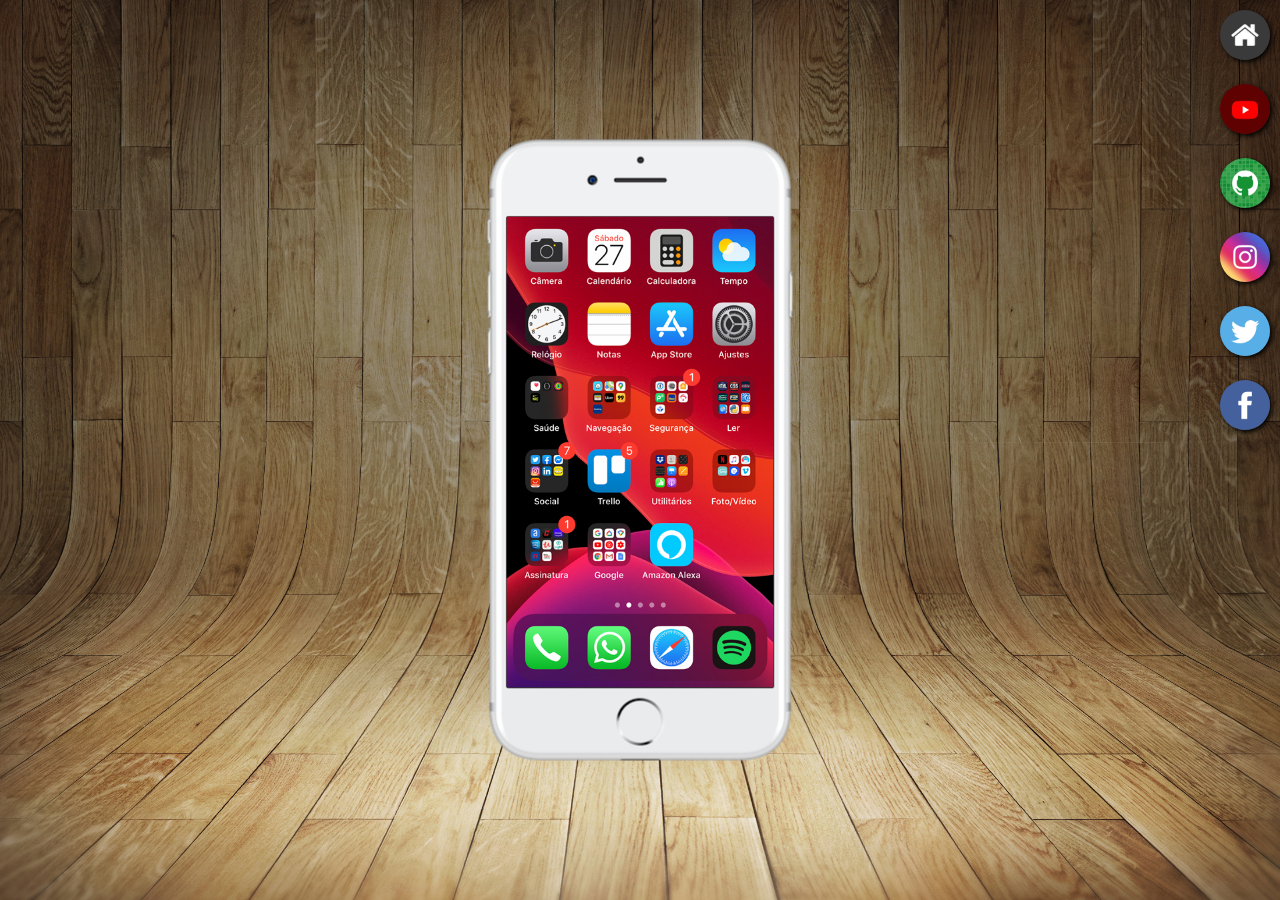
<file: index.html>
<!DOCTYPE html>
<html lang="pt-br">
<head>
    <meta charset="UTF-8">
    <meta name="viewport" content="width=device-width, initial-scale=1.0">
    <link rel="shortcut icon" href="favicon.ico" type="image/x-icon">
    <link rel="stylesheet" href="estilos/style.css">
    <title>Projeto Redes Sociais</title>
</head>
<body>
    <main>
        <section id="telefone">
            <iframe src="home.html" name="tela" id="tela" frameborder="0">
                Seu navegador não é compatível com isso.
            </iframe>
        </section>
        <section id="redessociais">
            <a href="home.html" target="tela"><img src="imagens/logo-home.jpg" alt="home"></a><br>

            <a href="youtube.html" target="tela"><img src="imagens/logo-youtube.jpg" alt="youtube"></a><br>

            <a href="github.html" target="tela"> <img src="imagens/logo-github.jpg" alt="github"></a><br>

            <a href="instagram.html" target="tela"><img src="imagens/logo-instagram.jpg" alt="instagram"></a><br>

            <a href="twitter.html" target="tela"><img src="imagens/logo-twitter.jpg" alt="twitter"></a><br>

            <a href="facebook.html" target="tela"><img src="imagens/logo-facebook.jpg" alt="facebook"></a><br>

        </section>
    </main>
</body>
</html>
</file>
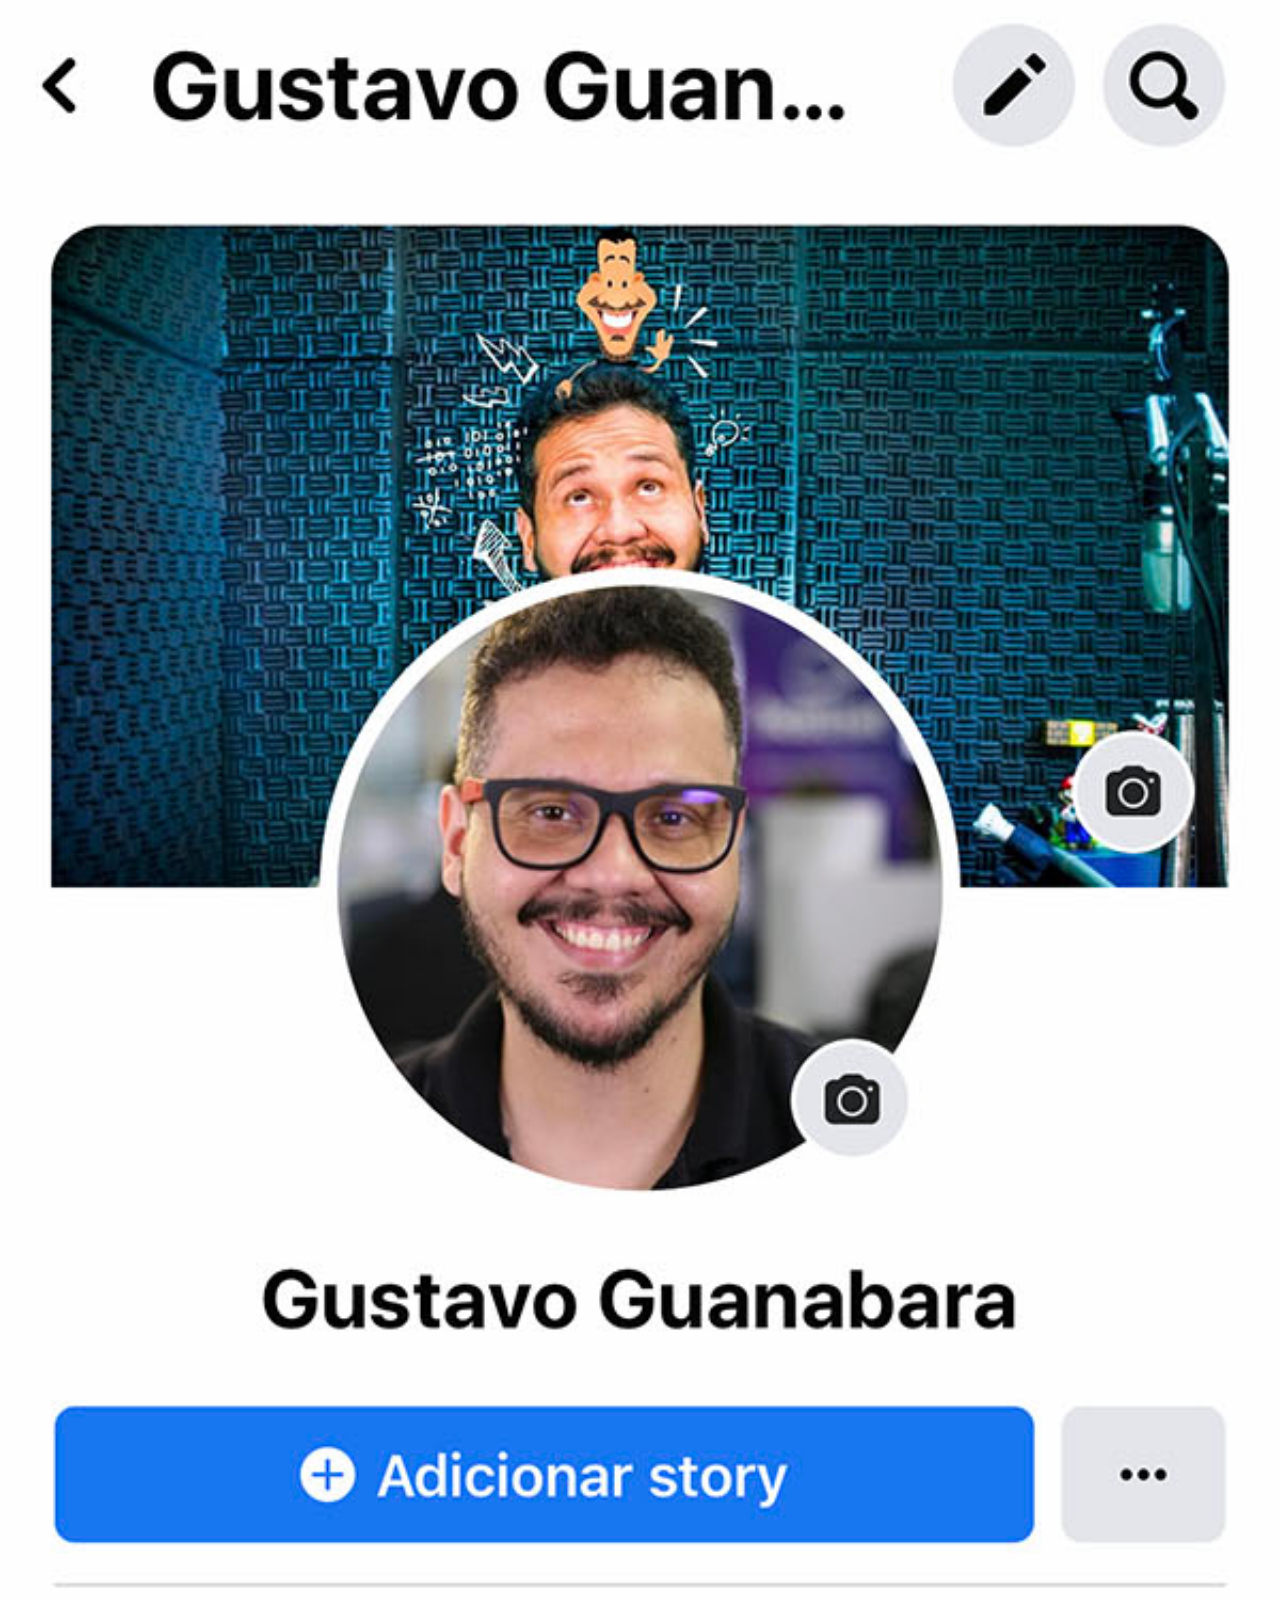
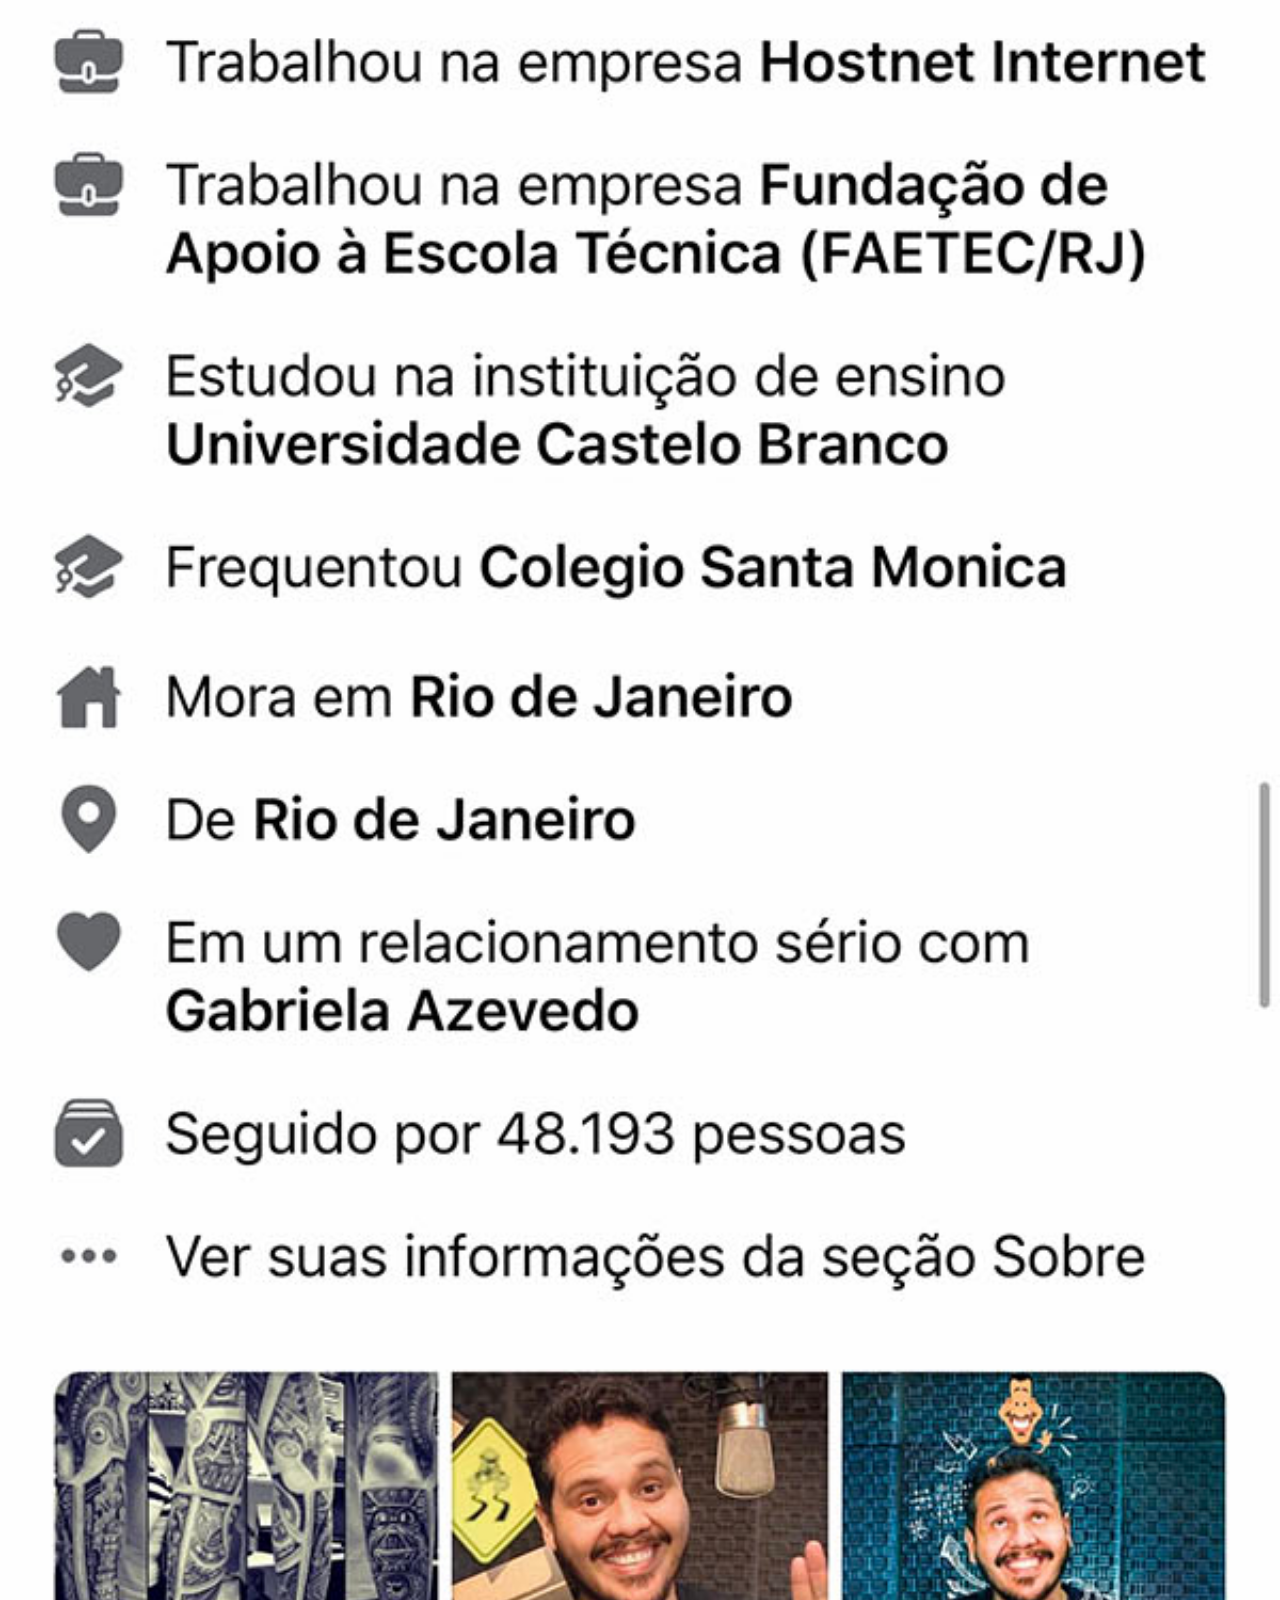
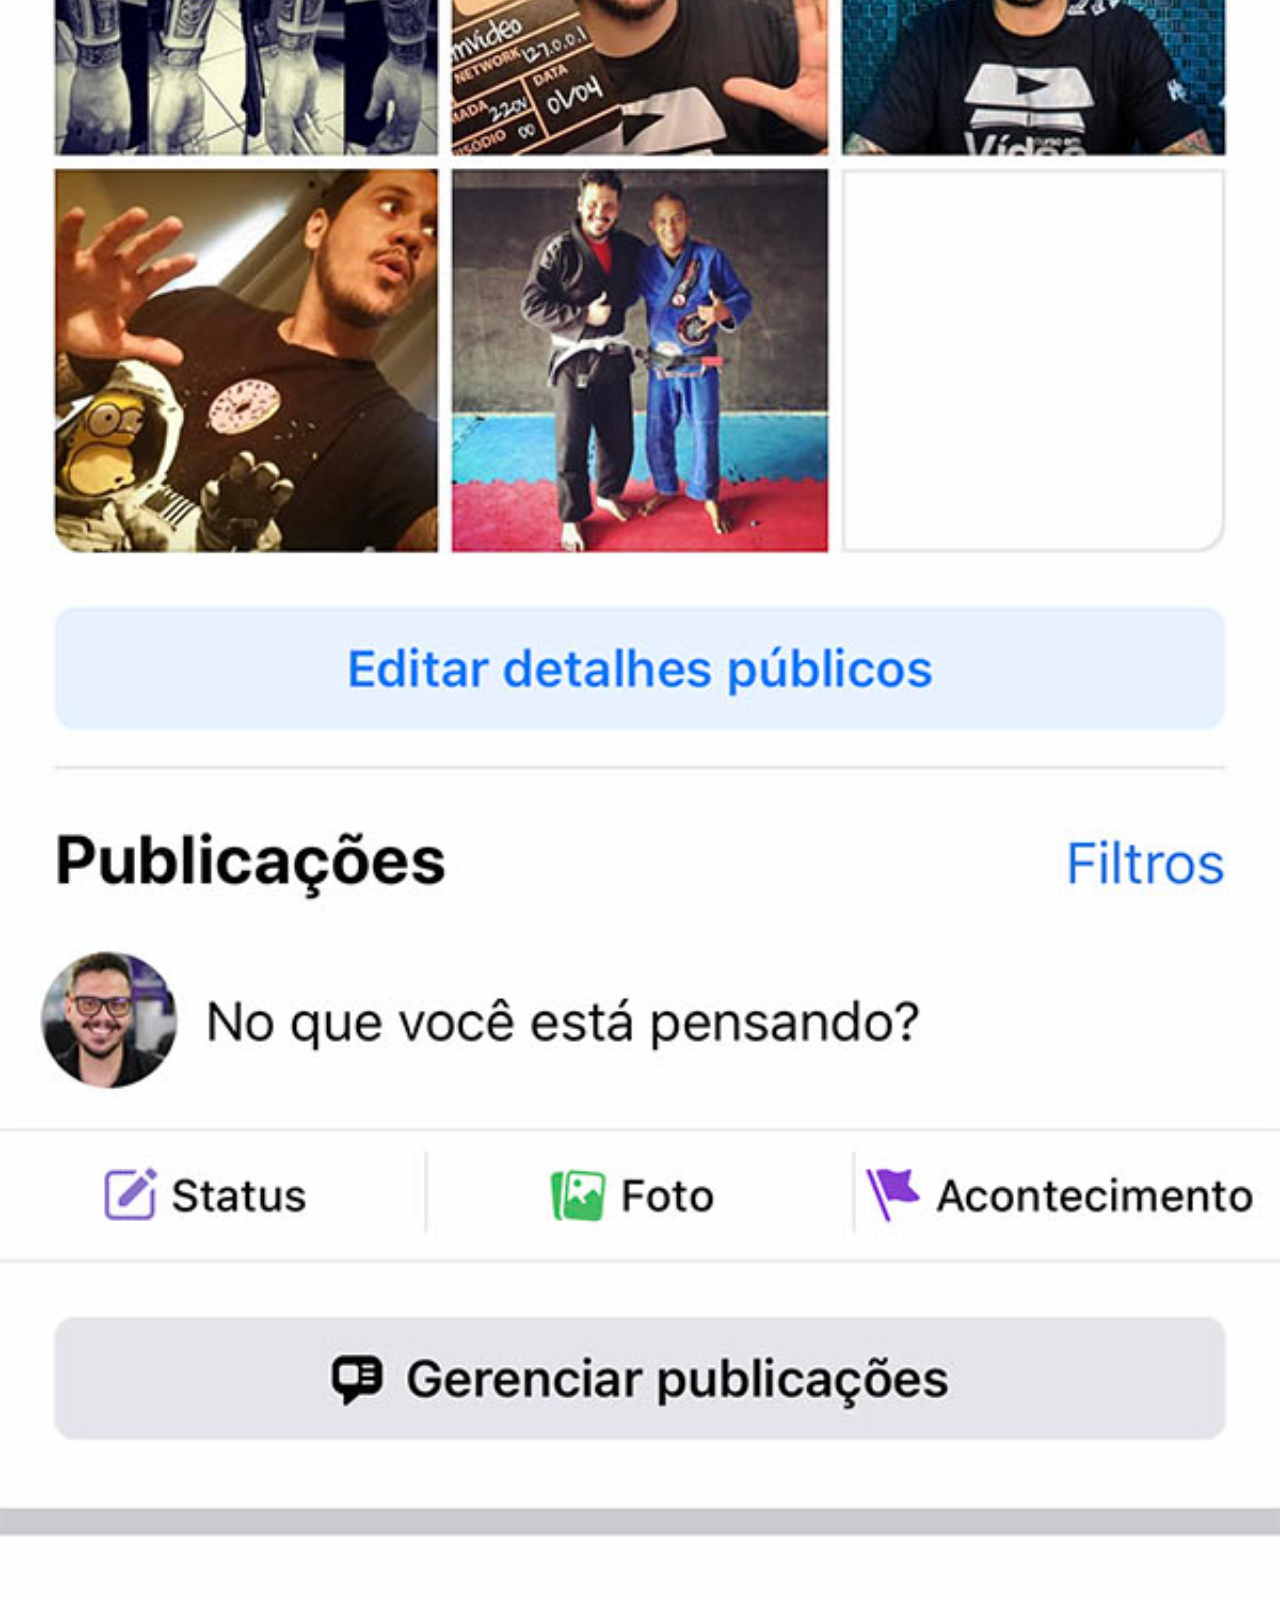
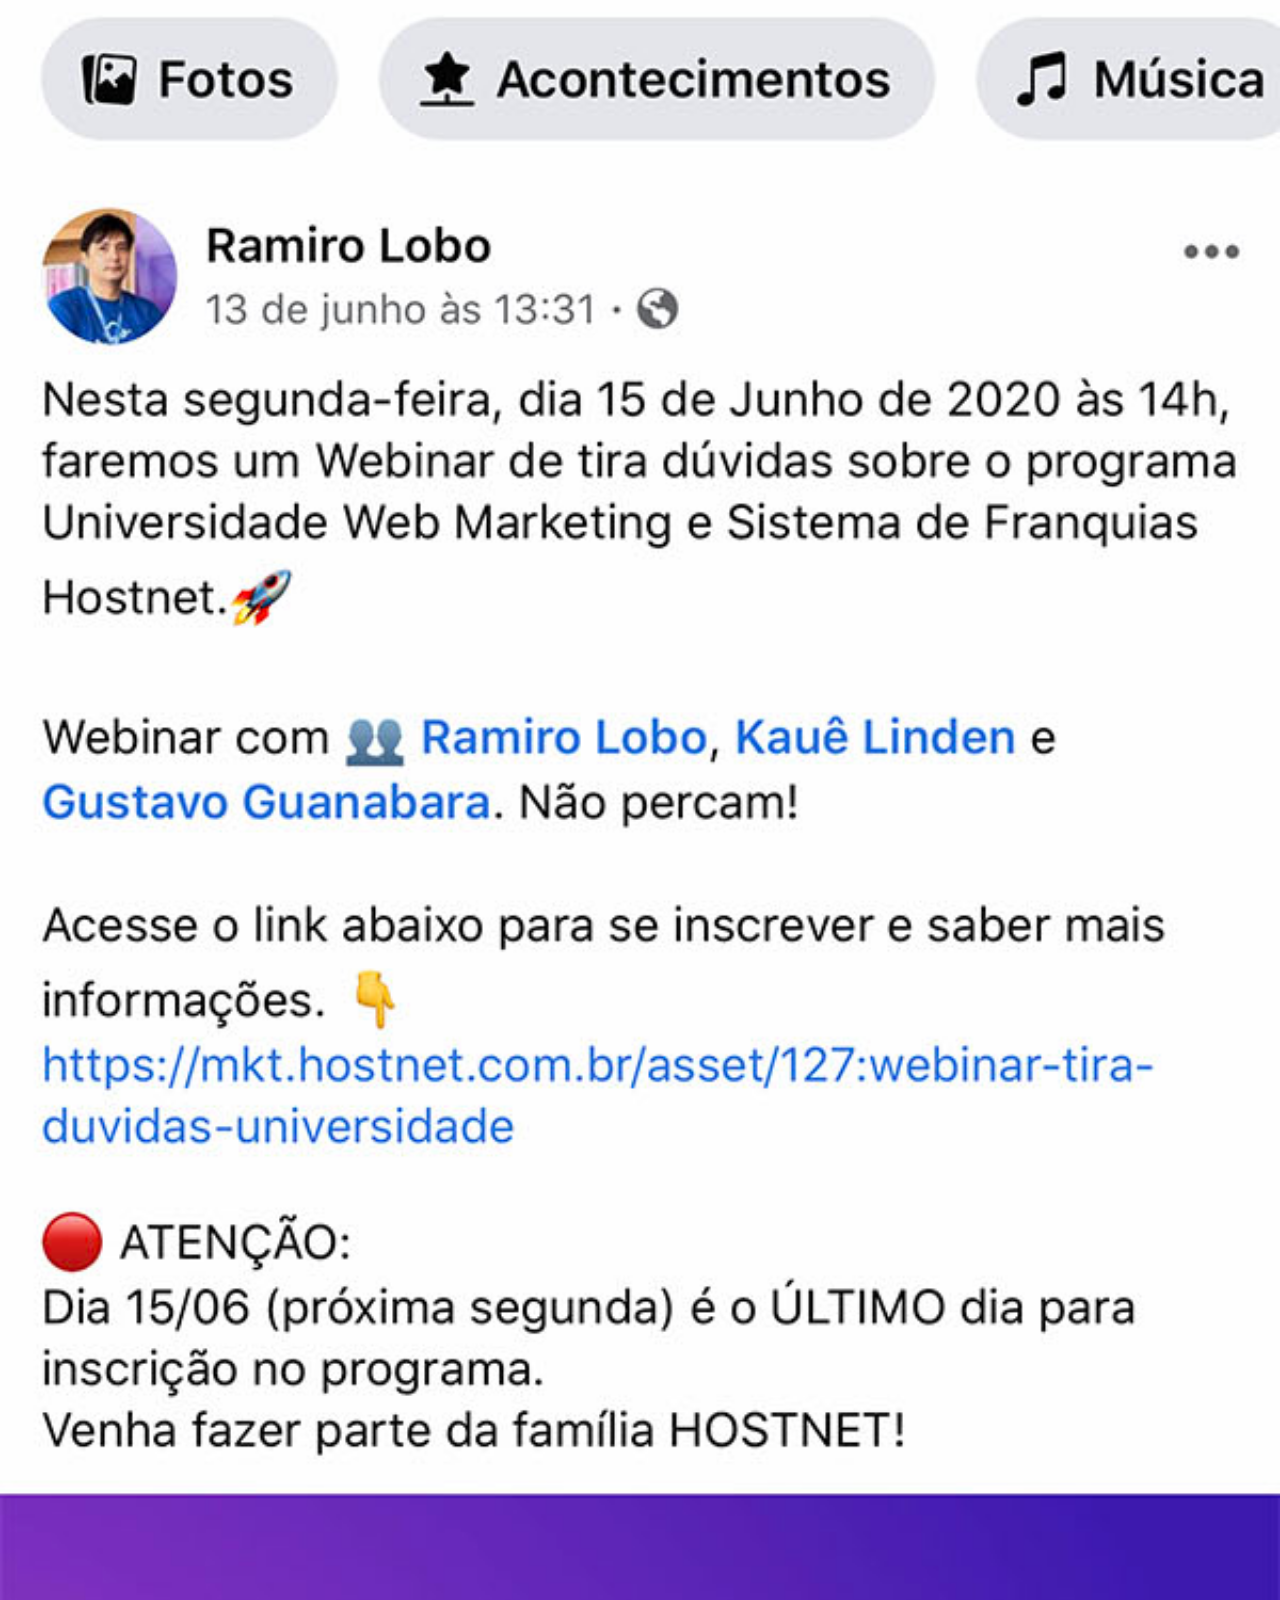
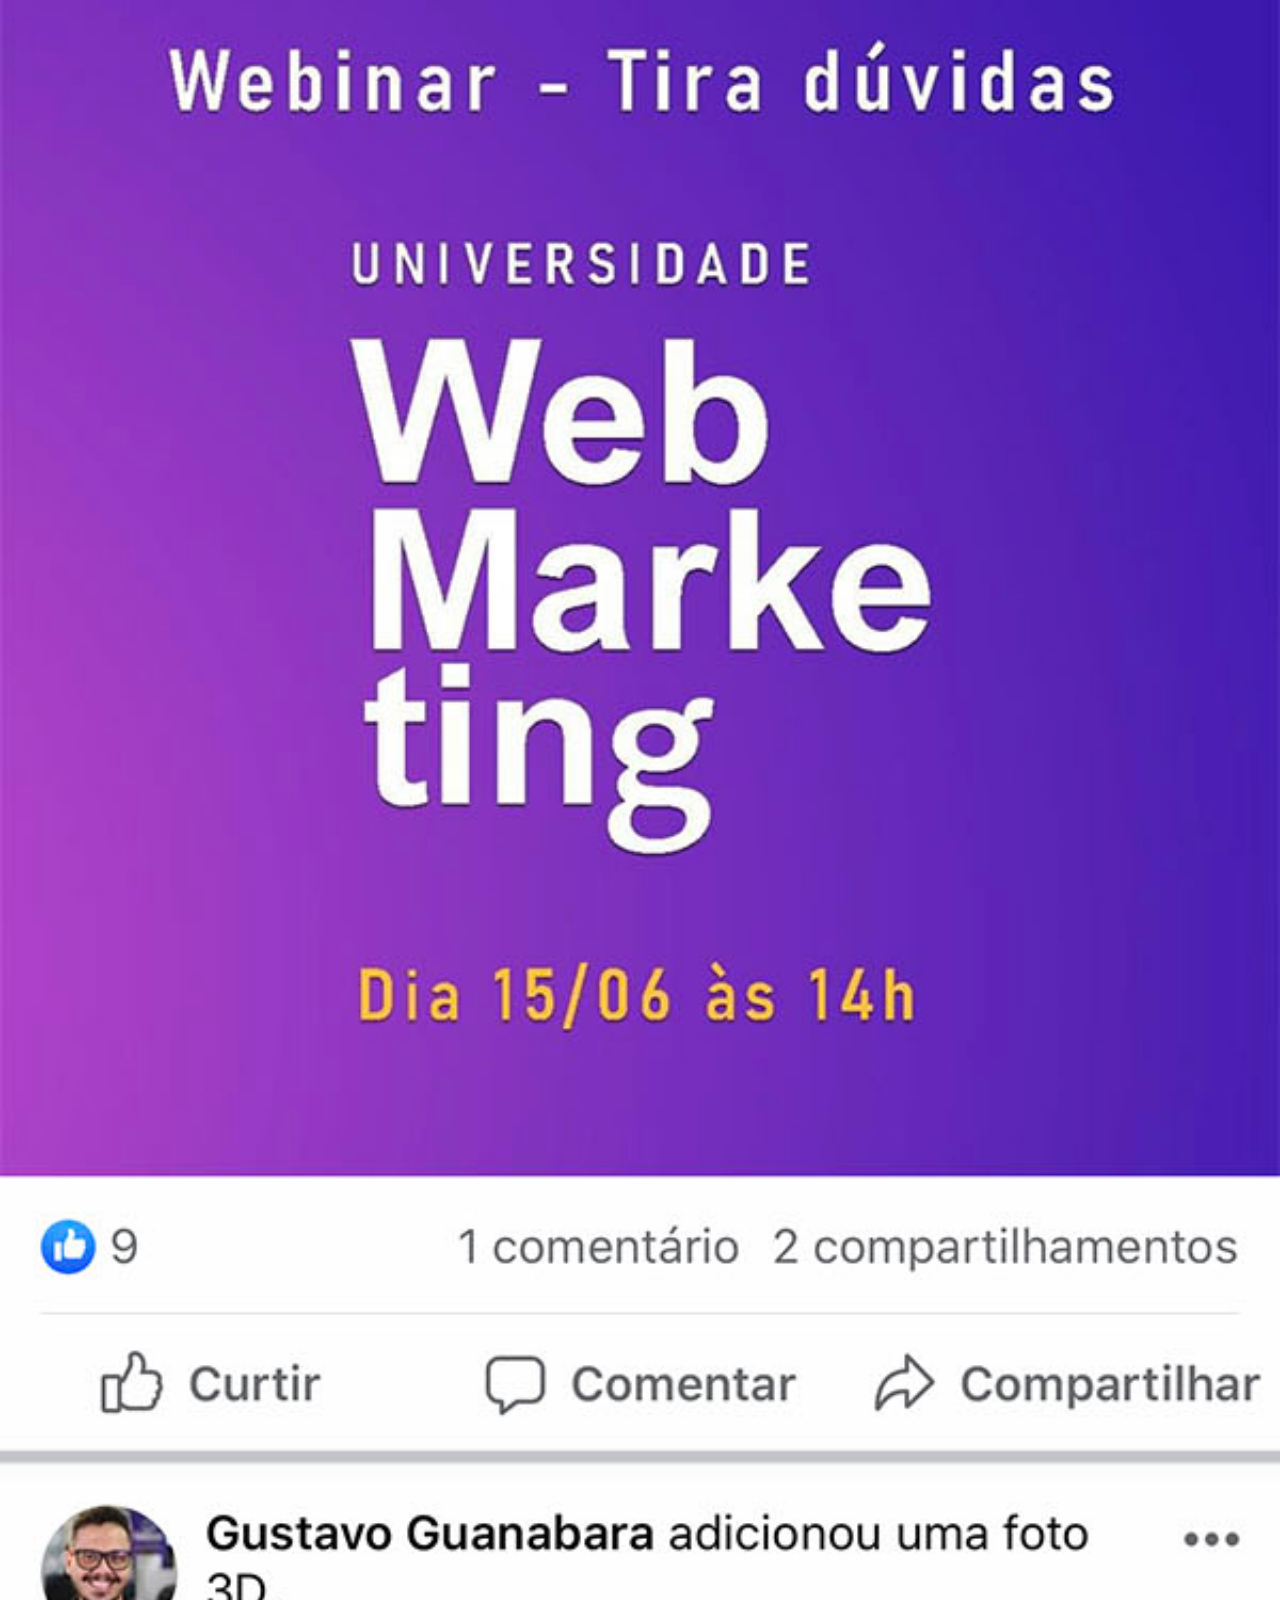
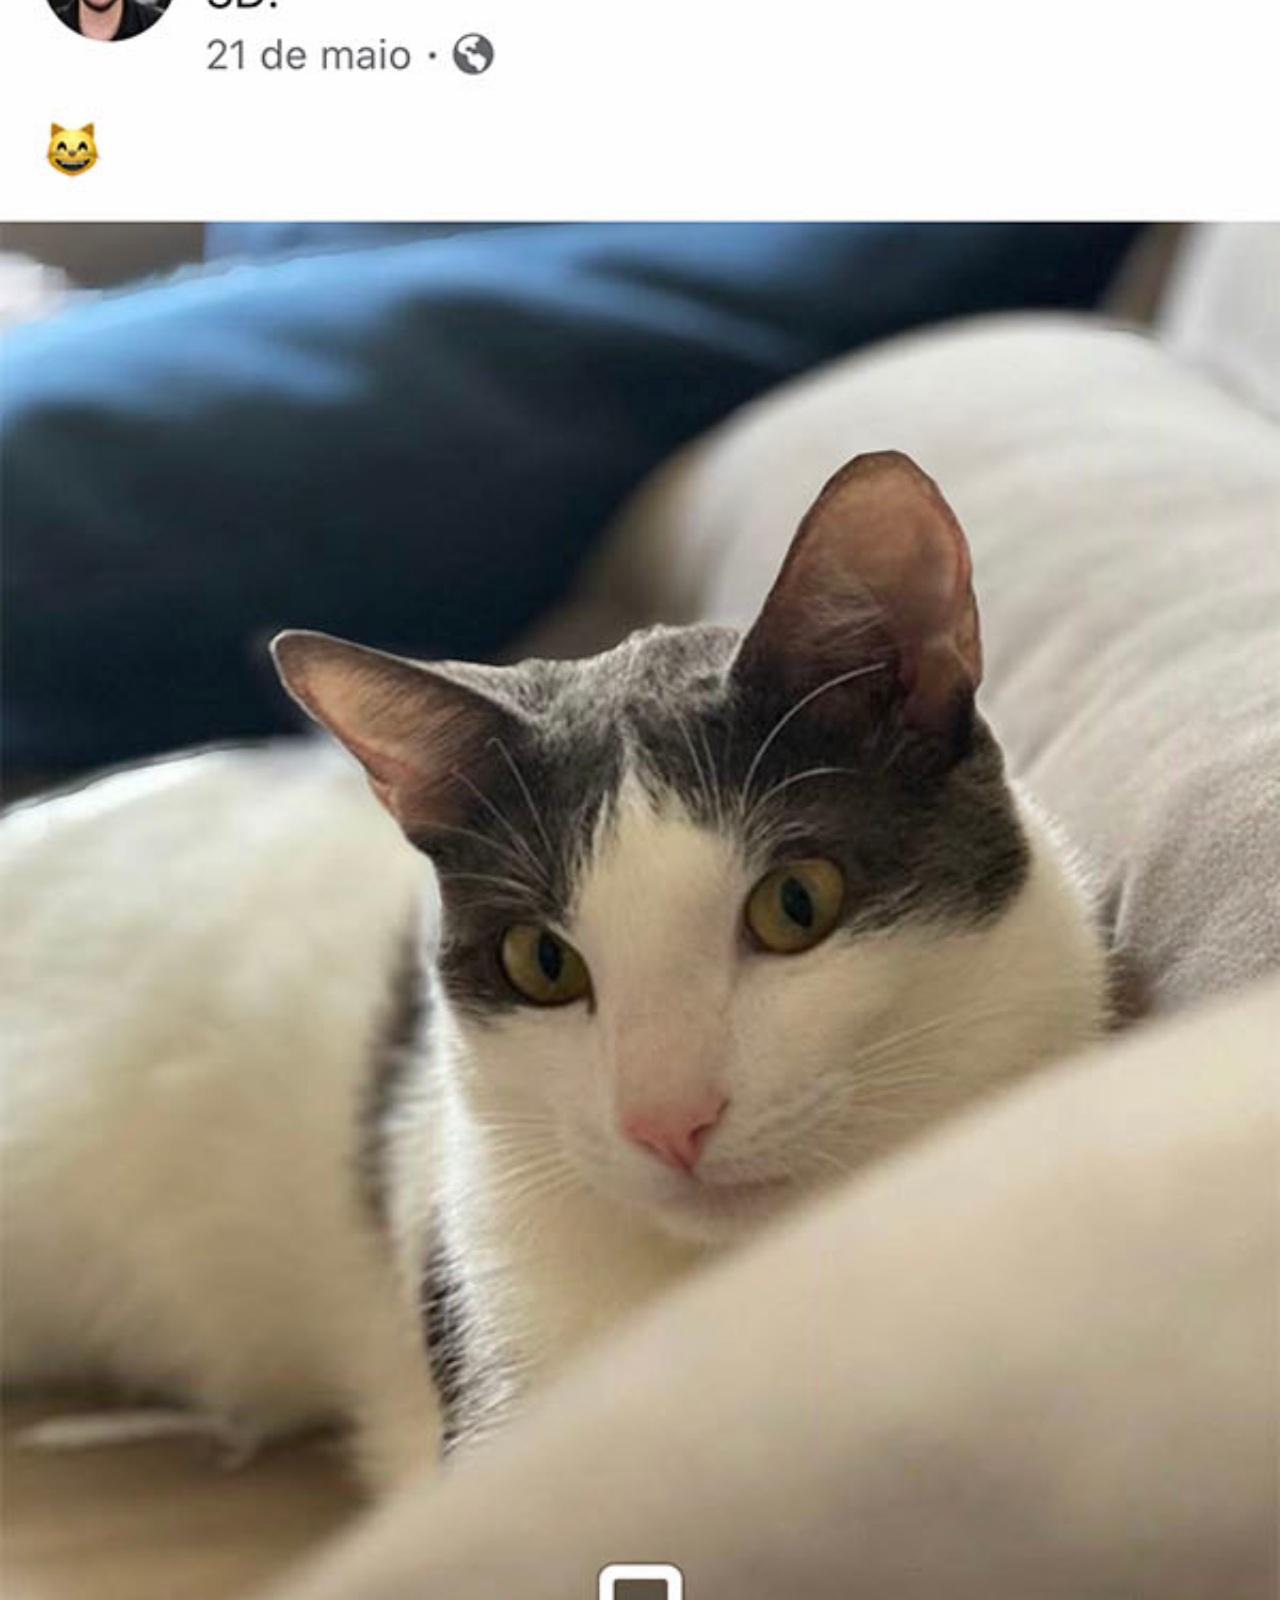
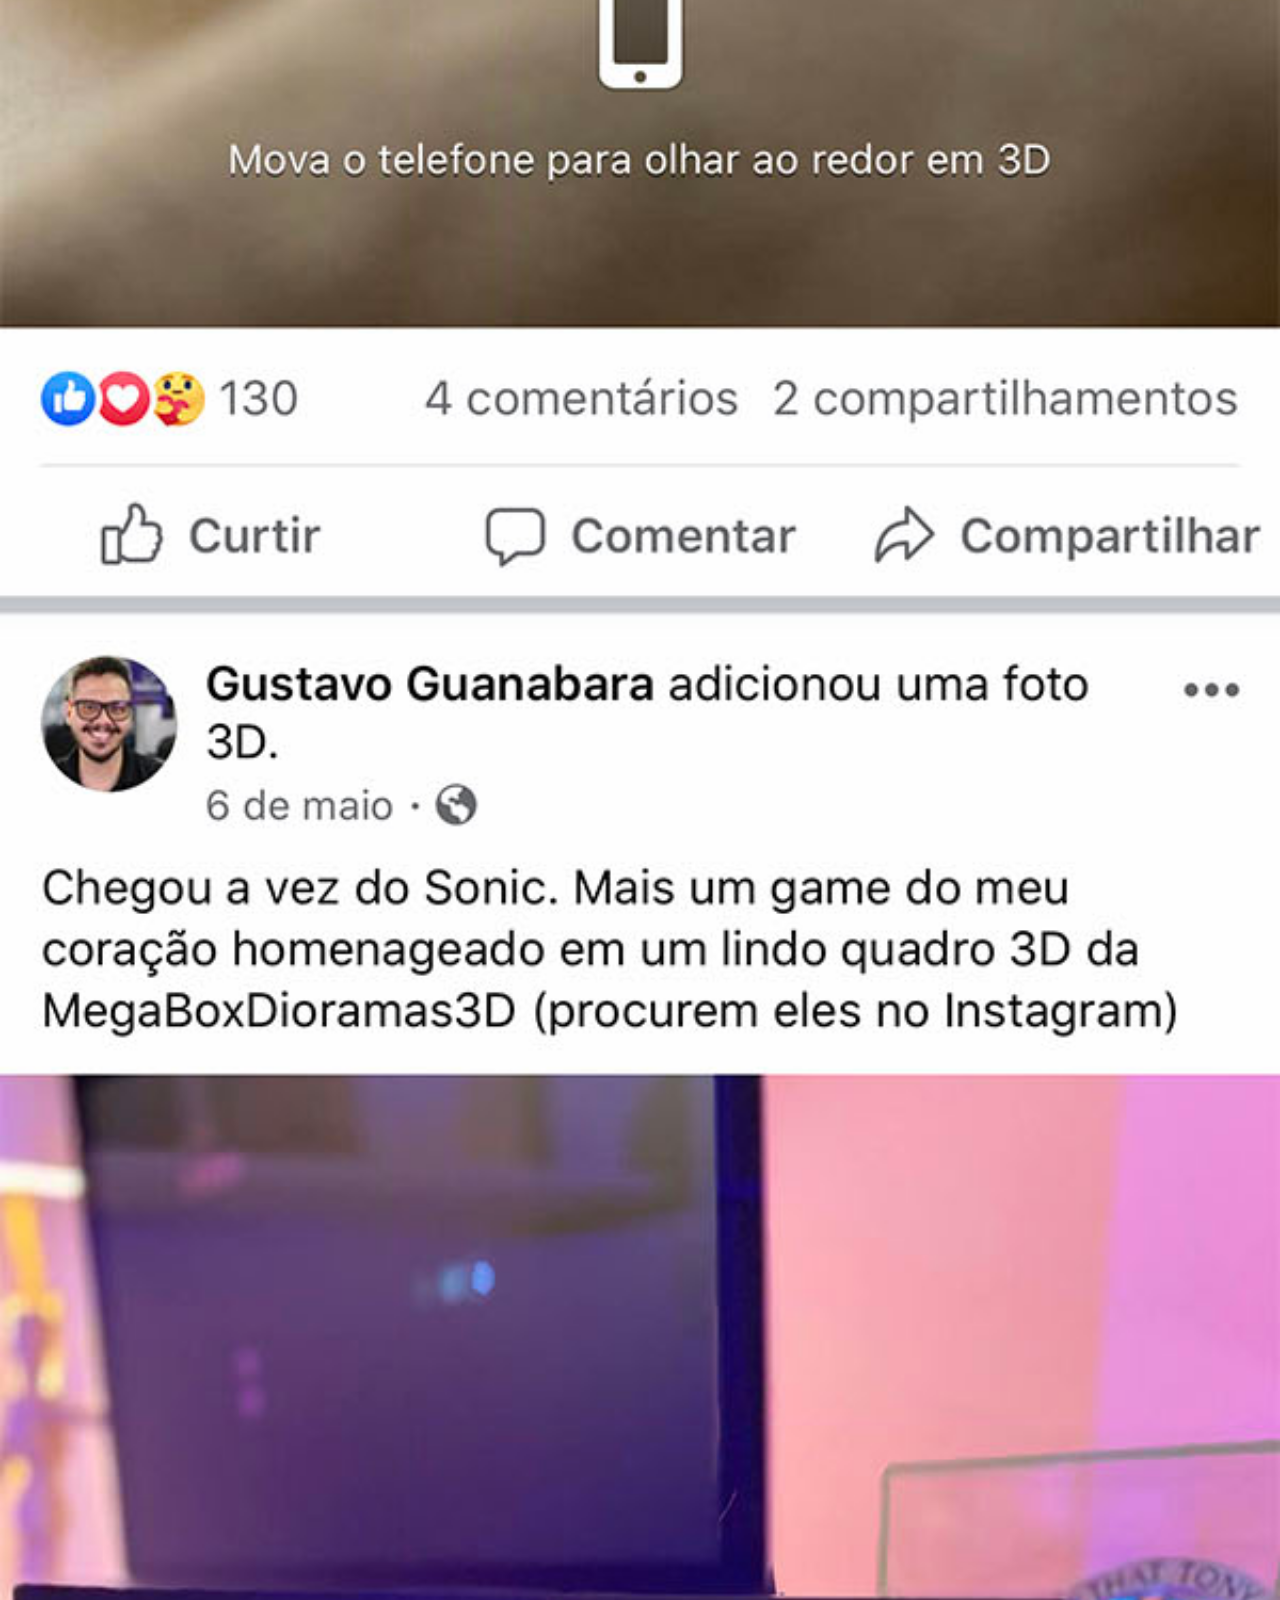
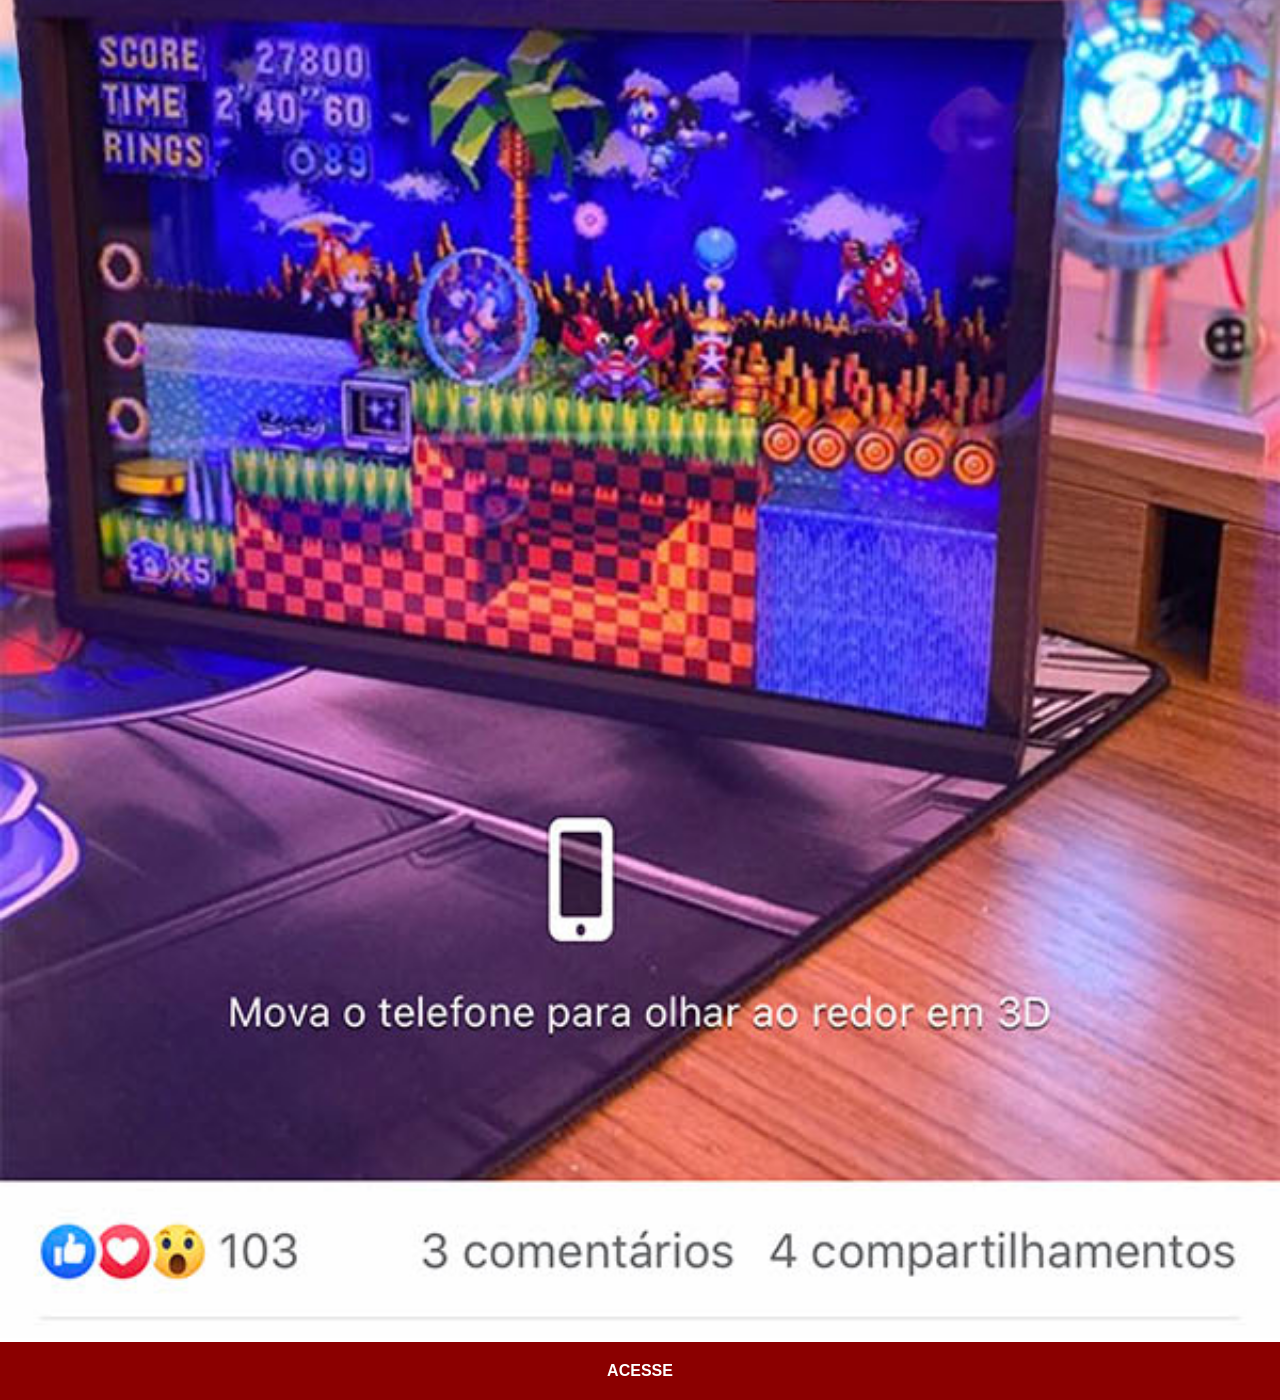
<file: facebook.html>
<!DOCTYPE html>
<html lang="pt-br">
<head>
    <meta charset="UTF-8">
    <meta name="viewport" content="width=device-width, initial-scale=1.0">
    <title>Facebook</title>
    <link rel="stylesheet" href="estilos/social.css">
</head>
<body>
    <img src="imagens/tela-facebook.jpg" alt="Facebook">
    <a href="https://www.facebook.com/gustavoguanabara/?locale=pt_BR" target="_blank">ACESSE</a>
</body>
</html>
</file>
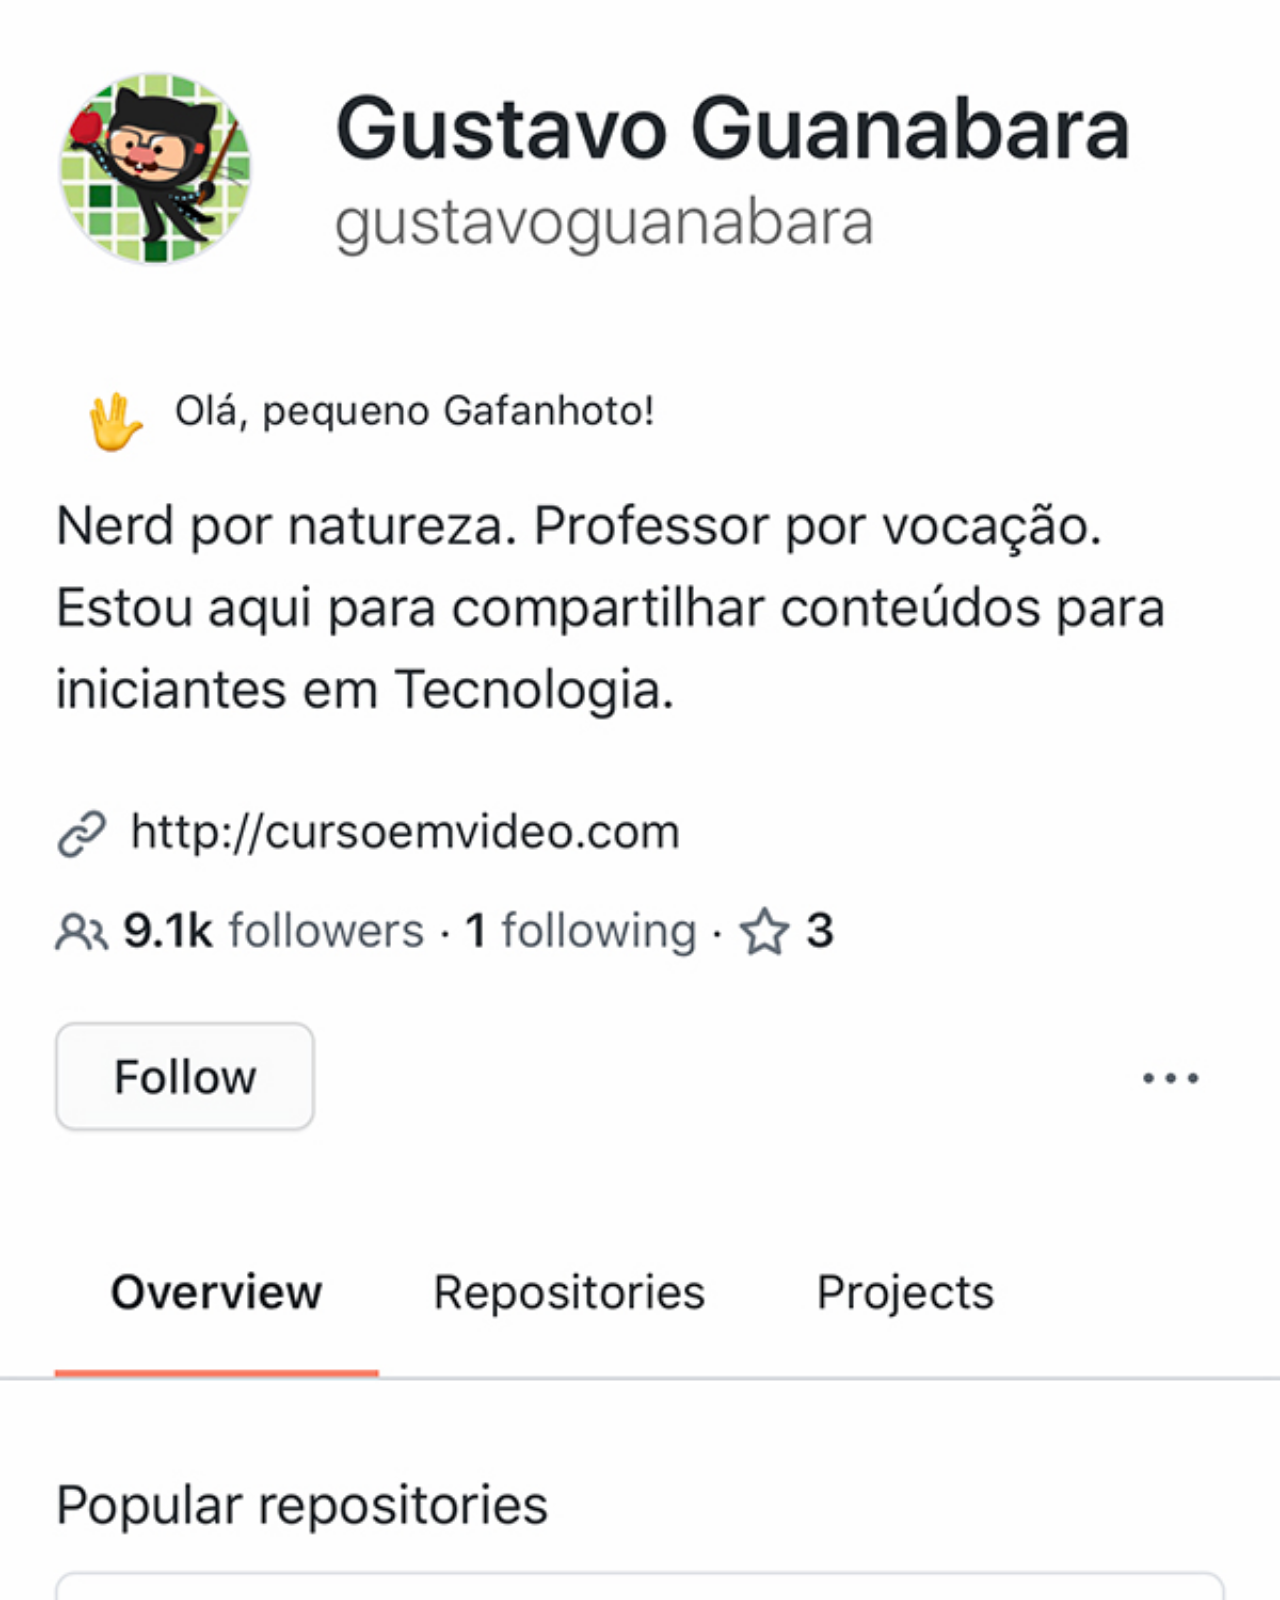
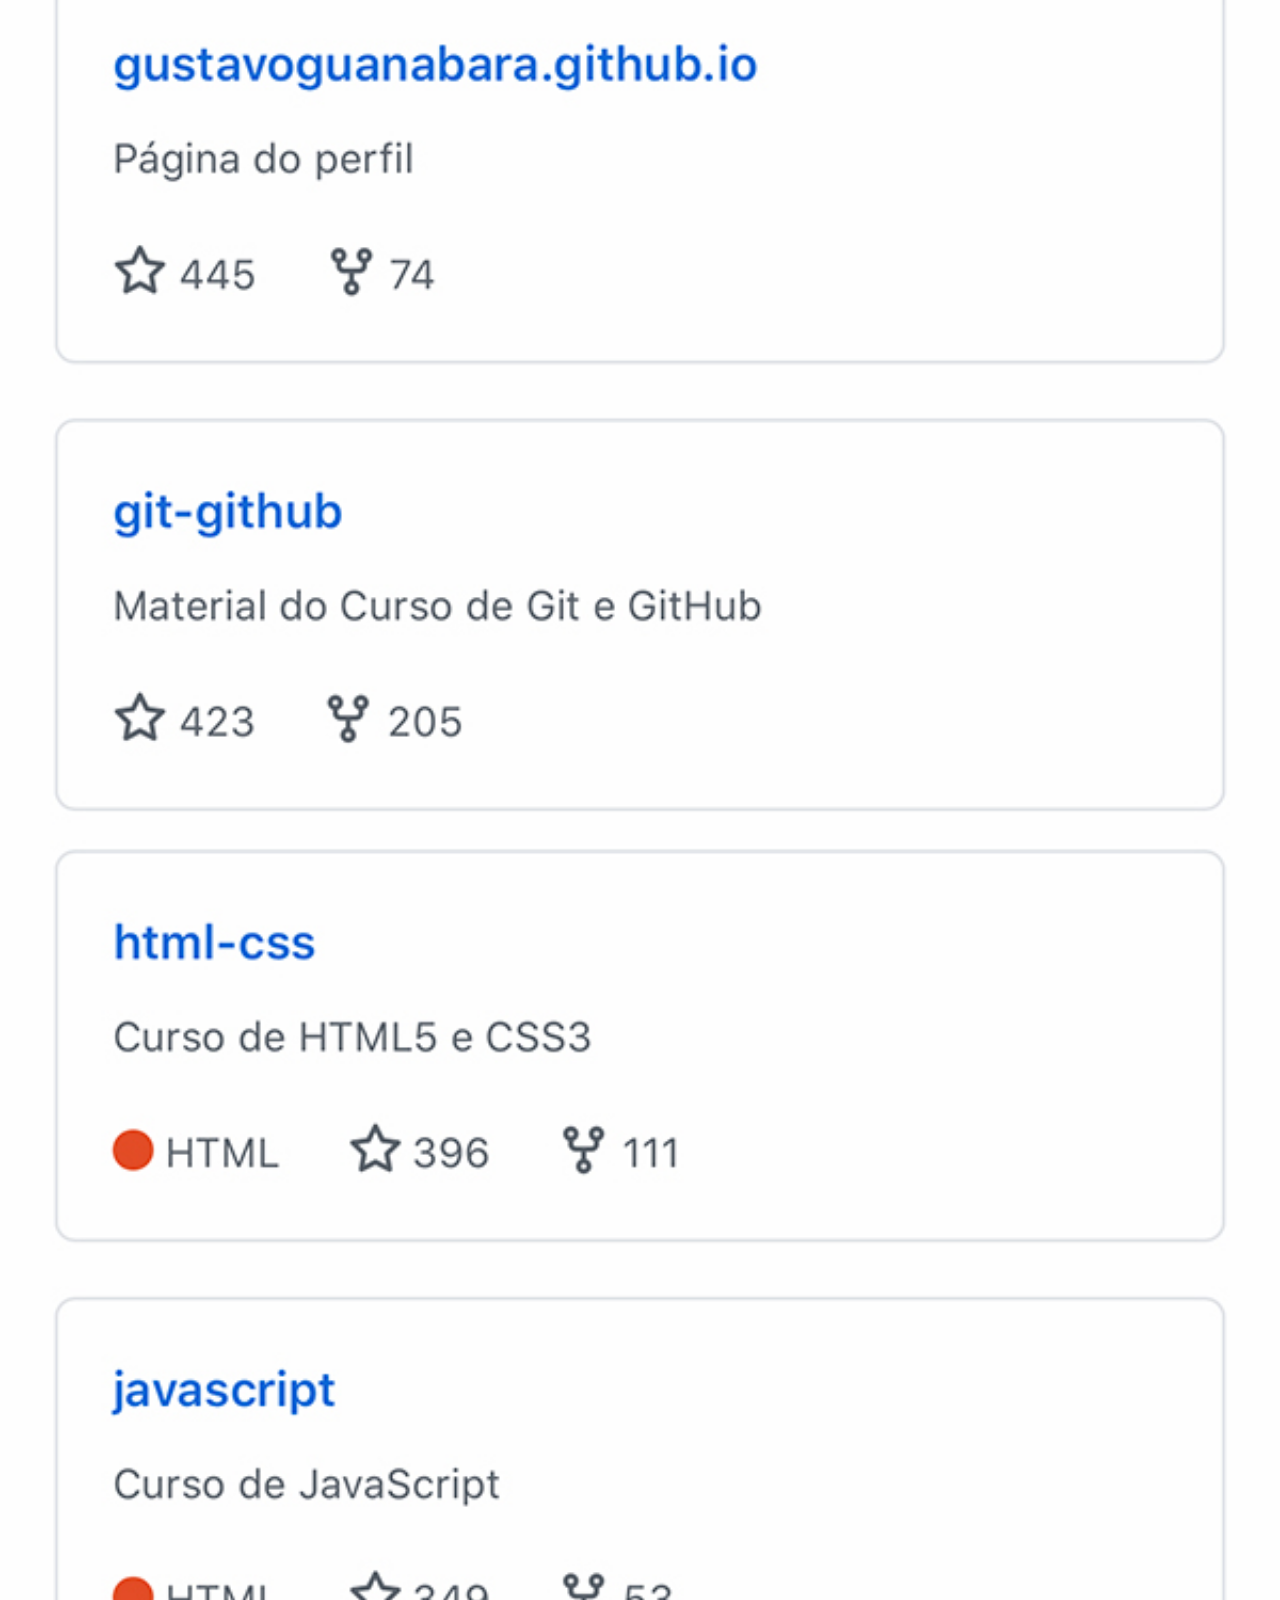
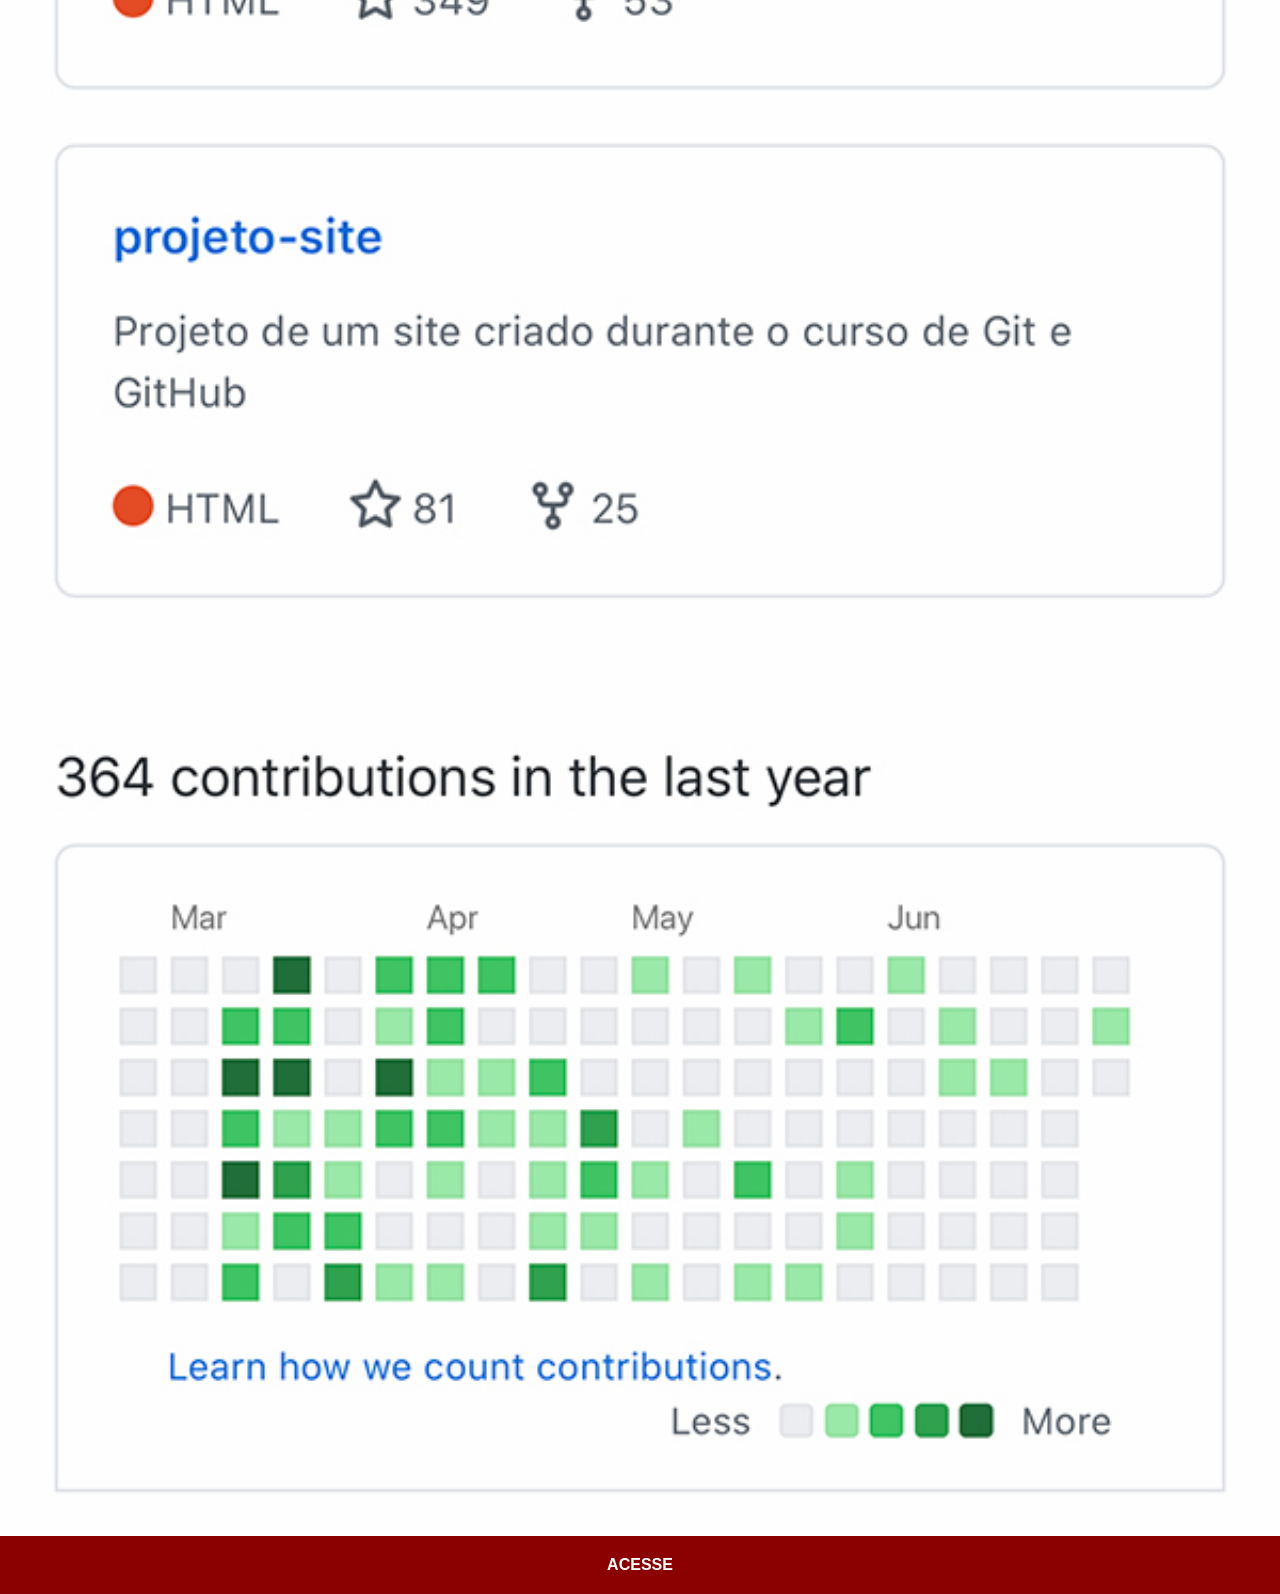
<file: github.html>
<!DOCTYPE html>
<html lang="en">
<head>
    <meta charset="UTF-8">
    <meta name="viewport" content="width=device-width, initial-scale=1.0">
    <title>Github</title>
    <link rel="stylesheet" href="estilos/social.css">
</head>
<body>
    <img src="imagens/tela-github.jpg" alt="GitHub">
    <a href="https://github.com/gustavoguanabara" target="_blank">ACESSE</a>
    
</body>
</html>
</file>
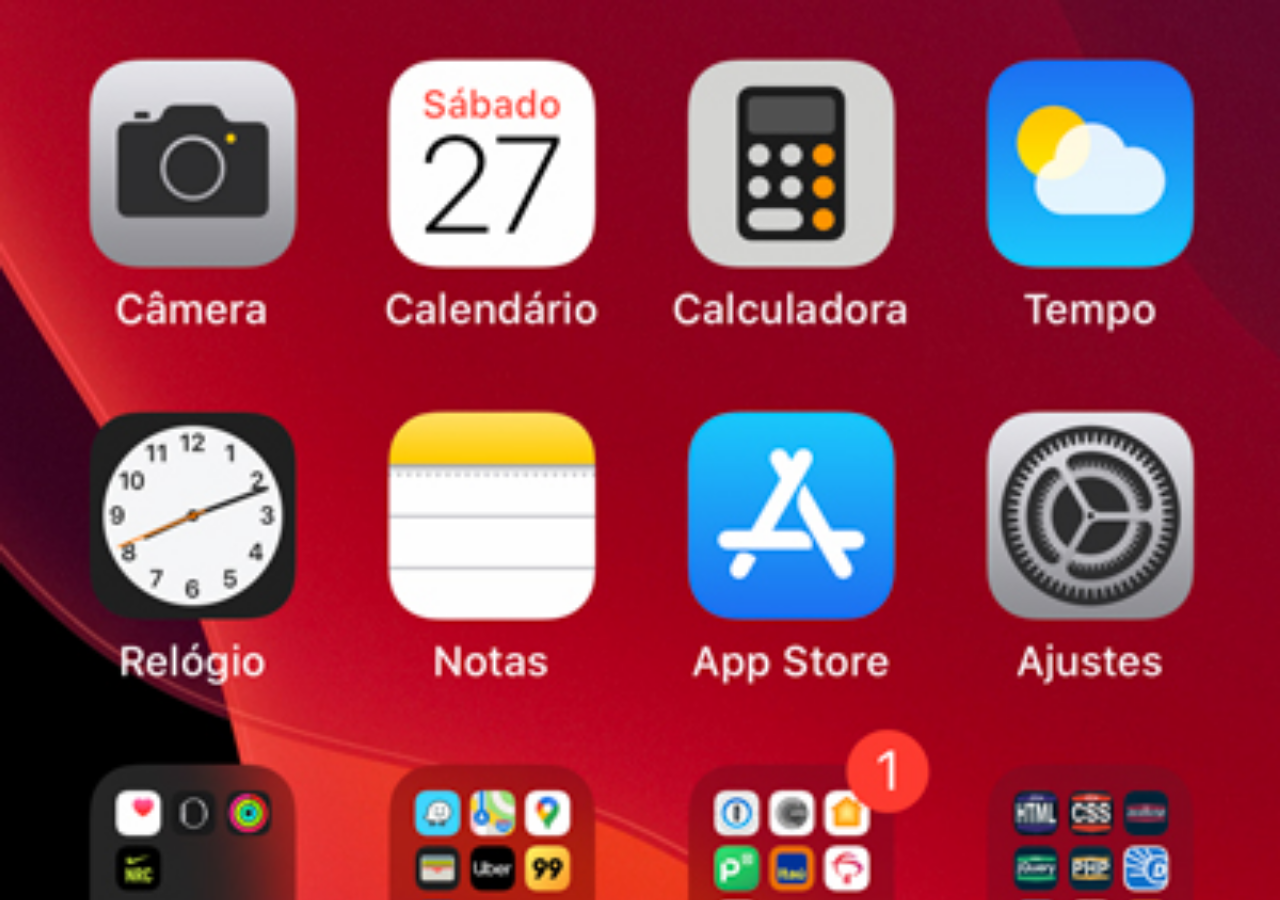
<file: home.html>
<!DOCTYPE html>
<html lang="pt-br">
<head>
    <meta charset="UTF-8">
    <meta name="viewport" content="width=device-width, initial-scale=1.0">
    <title>Home</title>
</head>
<style>
    * {
        margin: 0px;
        padding: 0px;
    }

    body{
        width: 100vw;
        height: 100vh;
        background: black url('imagens/tela-home.jpg') no-repeat top center;
        background-size: cover;
    }
</style>
<body>
    
</body>
</html>
</file>
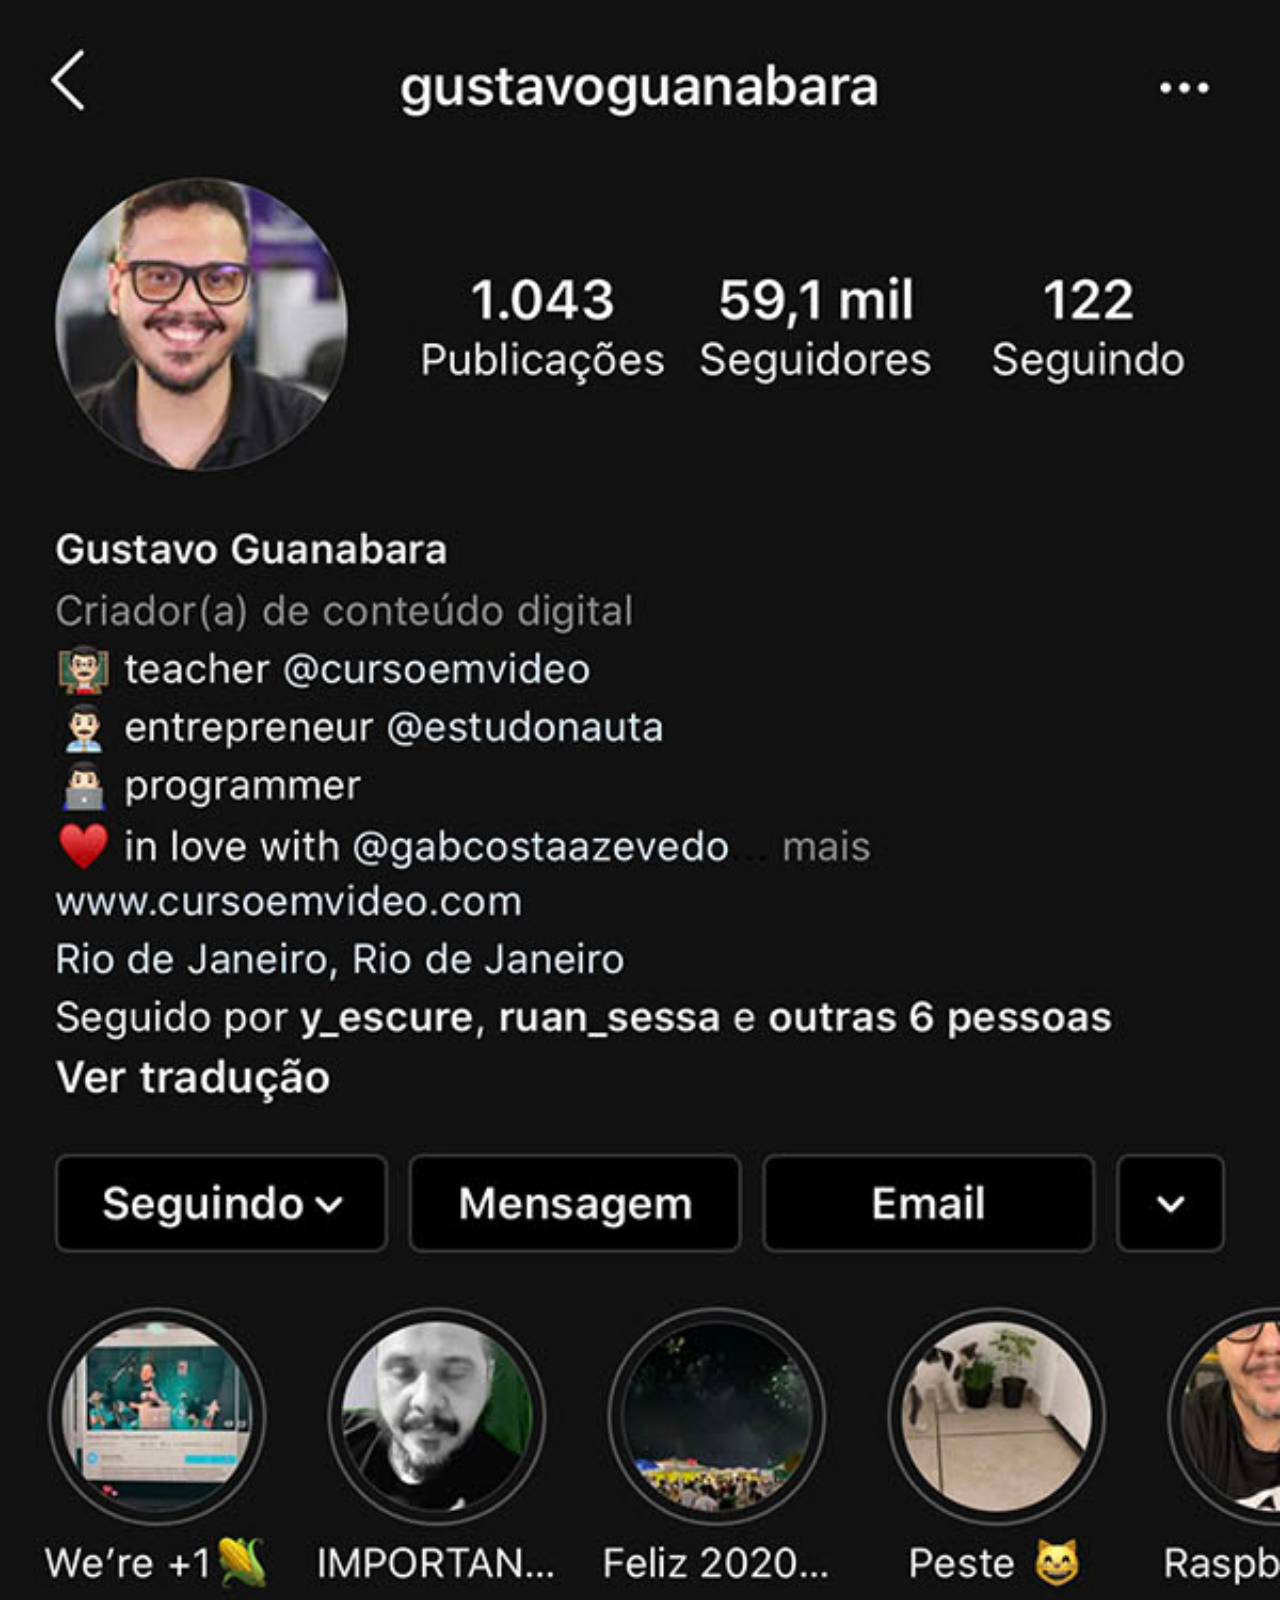
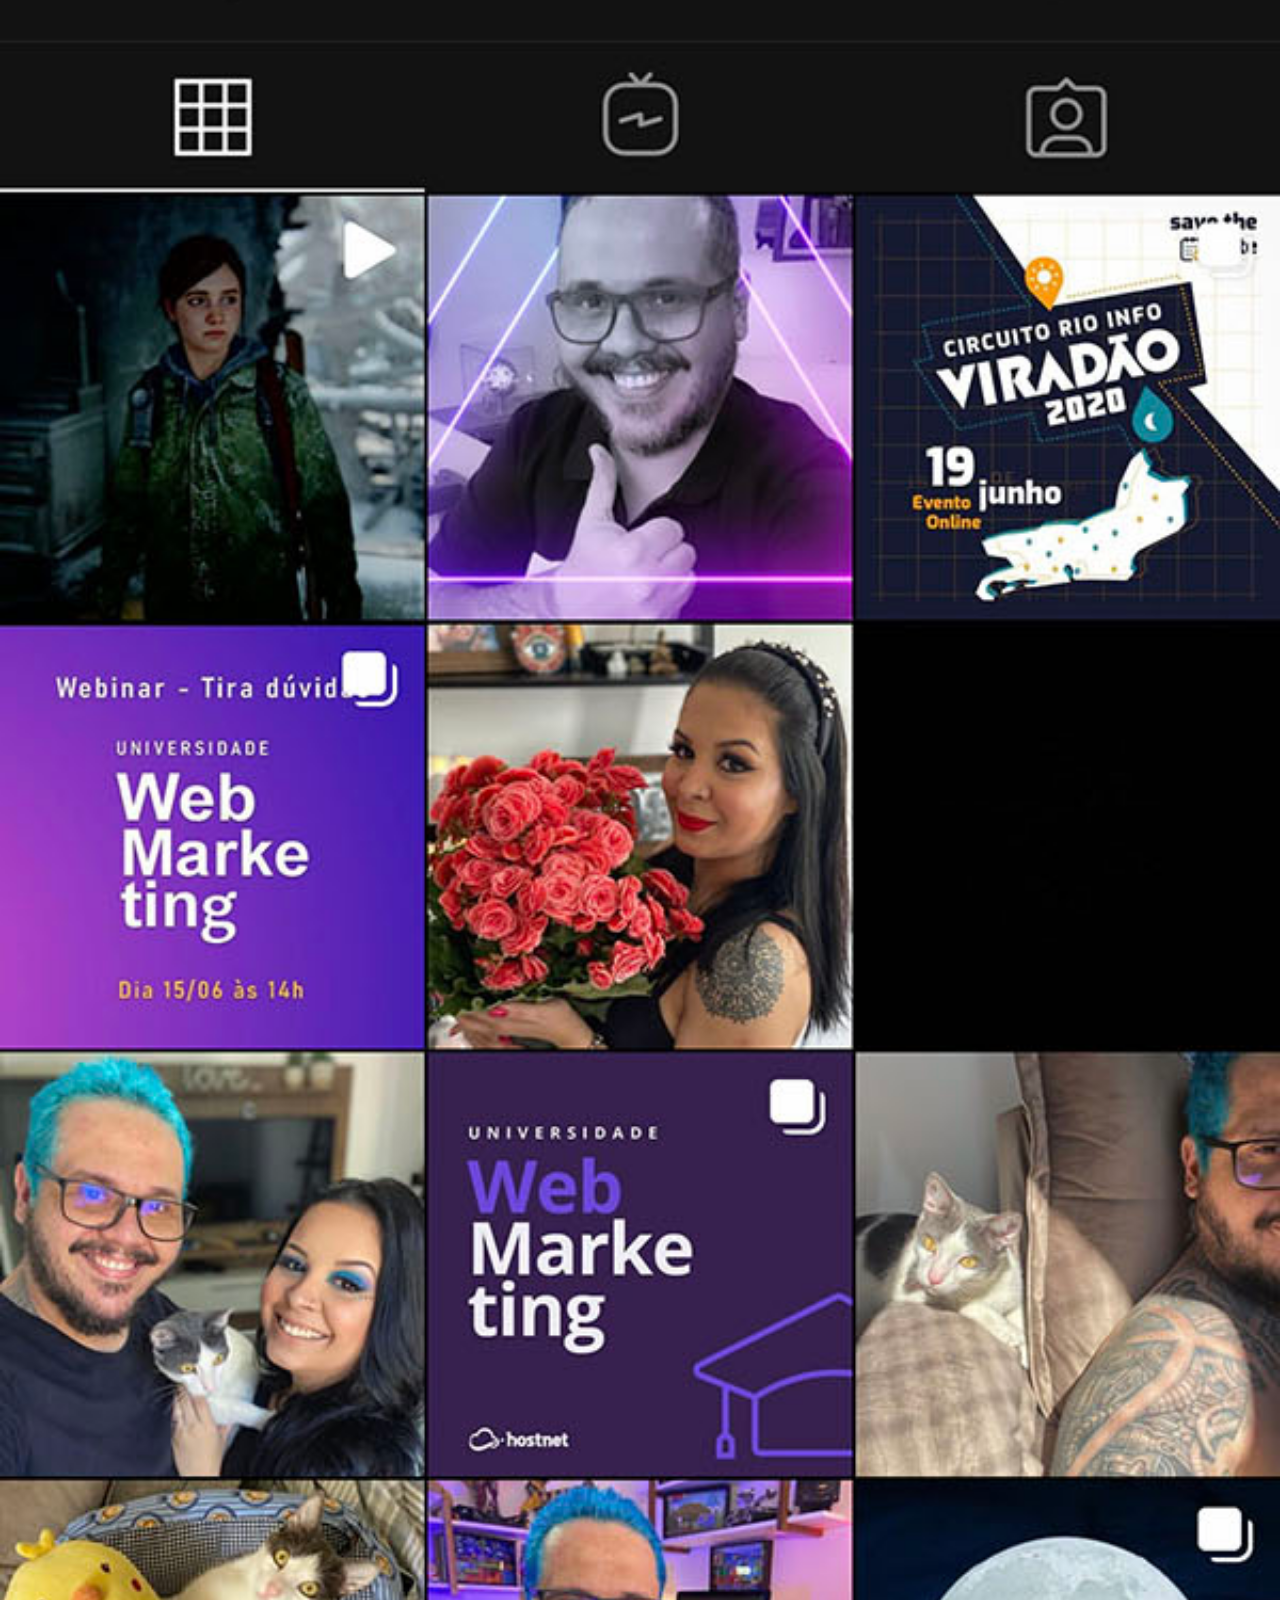
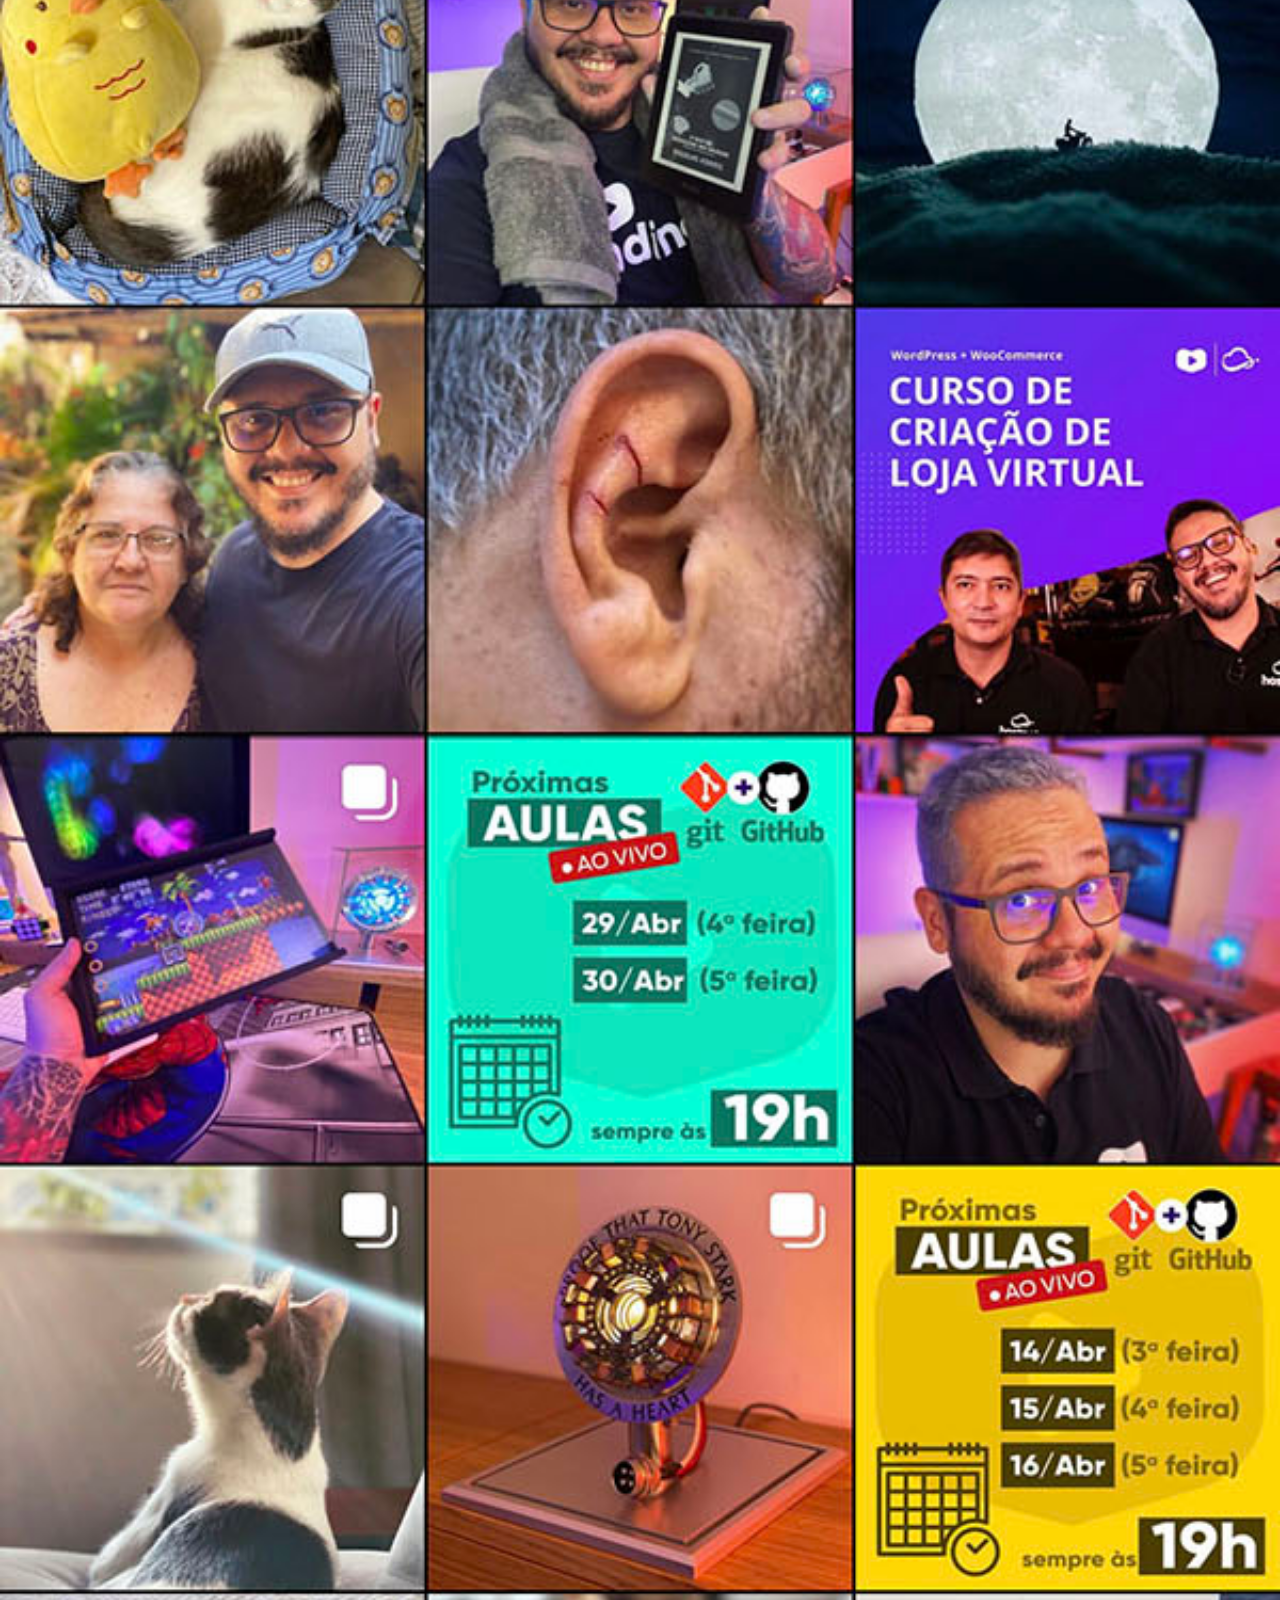
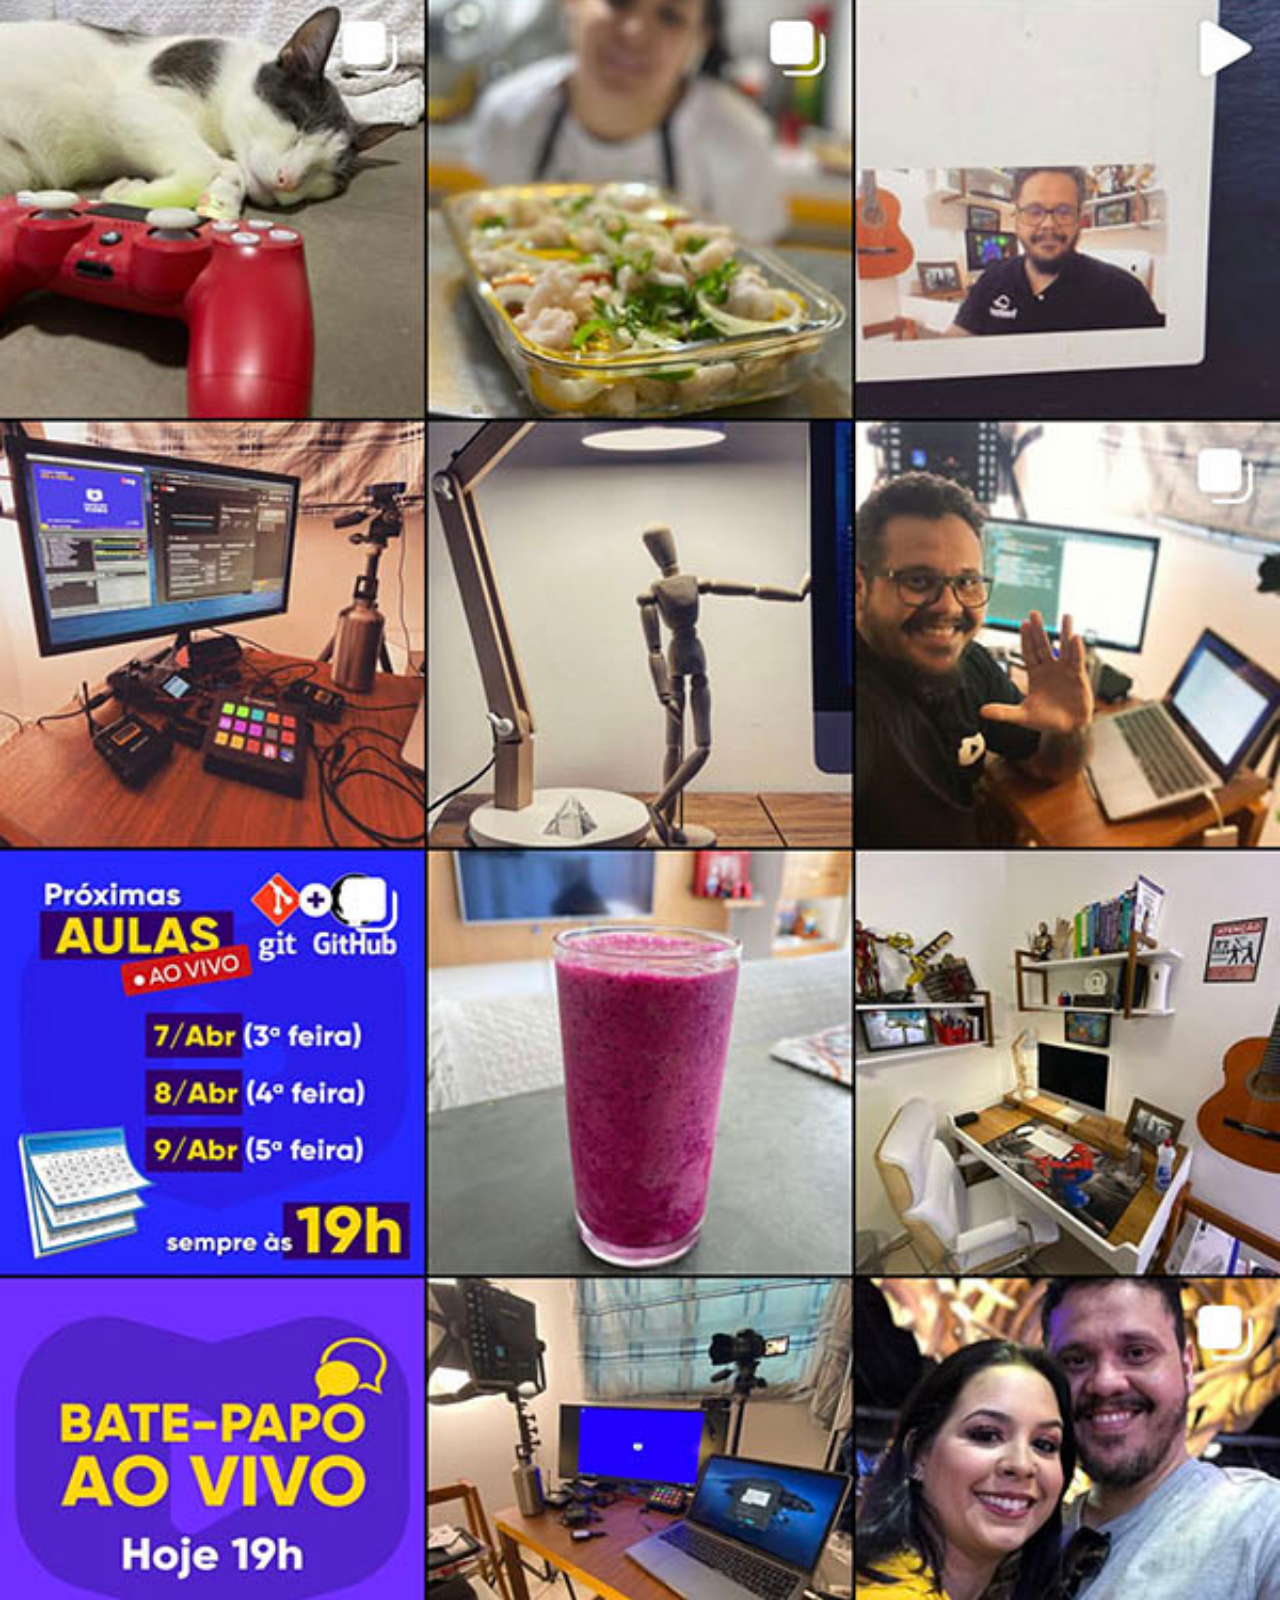
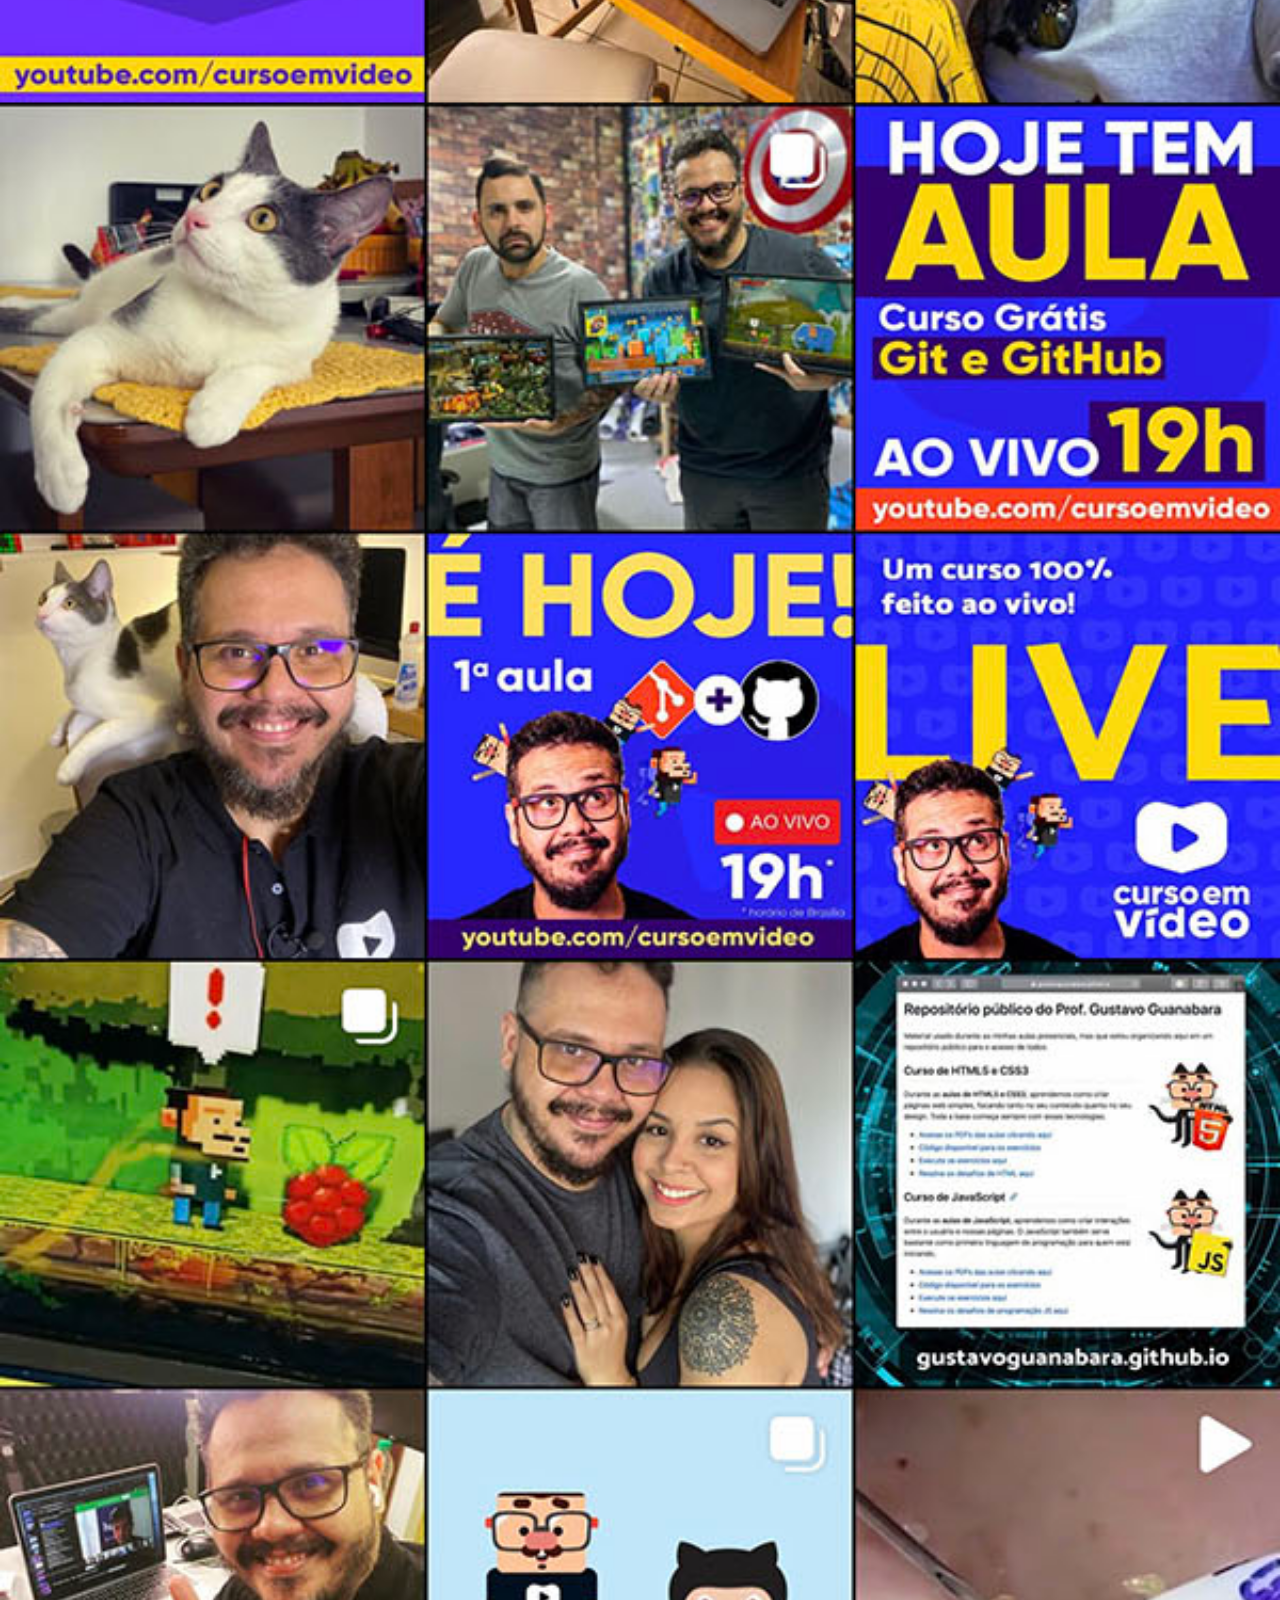
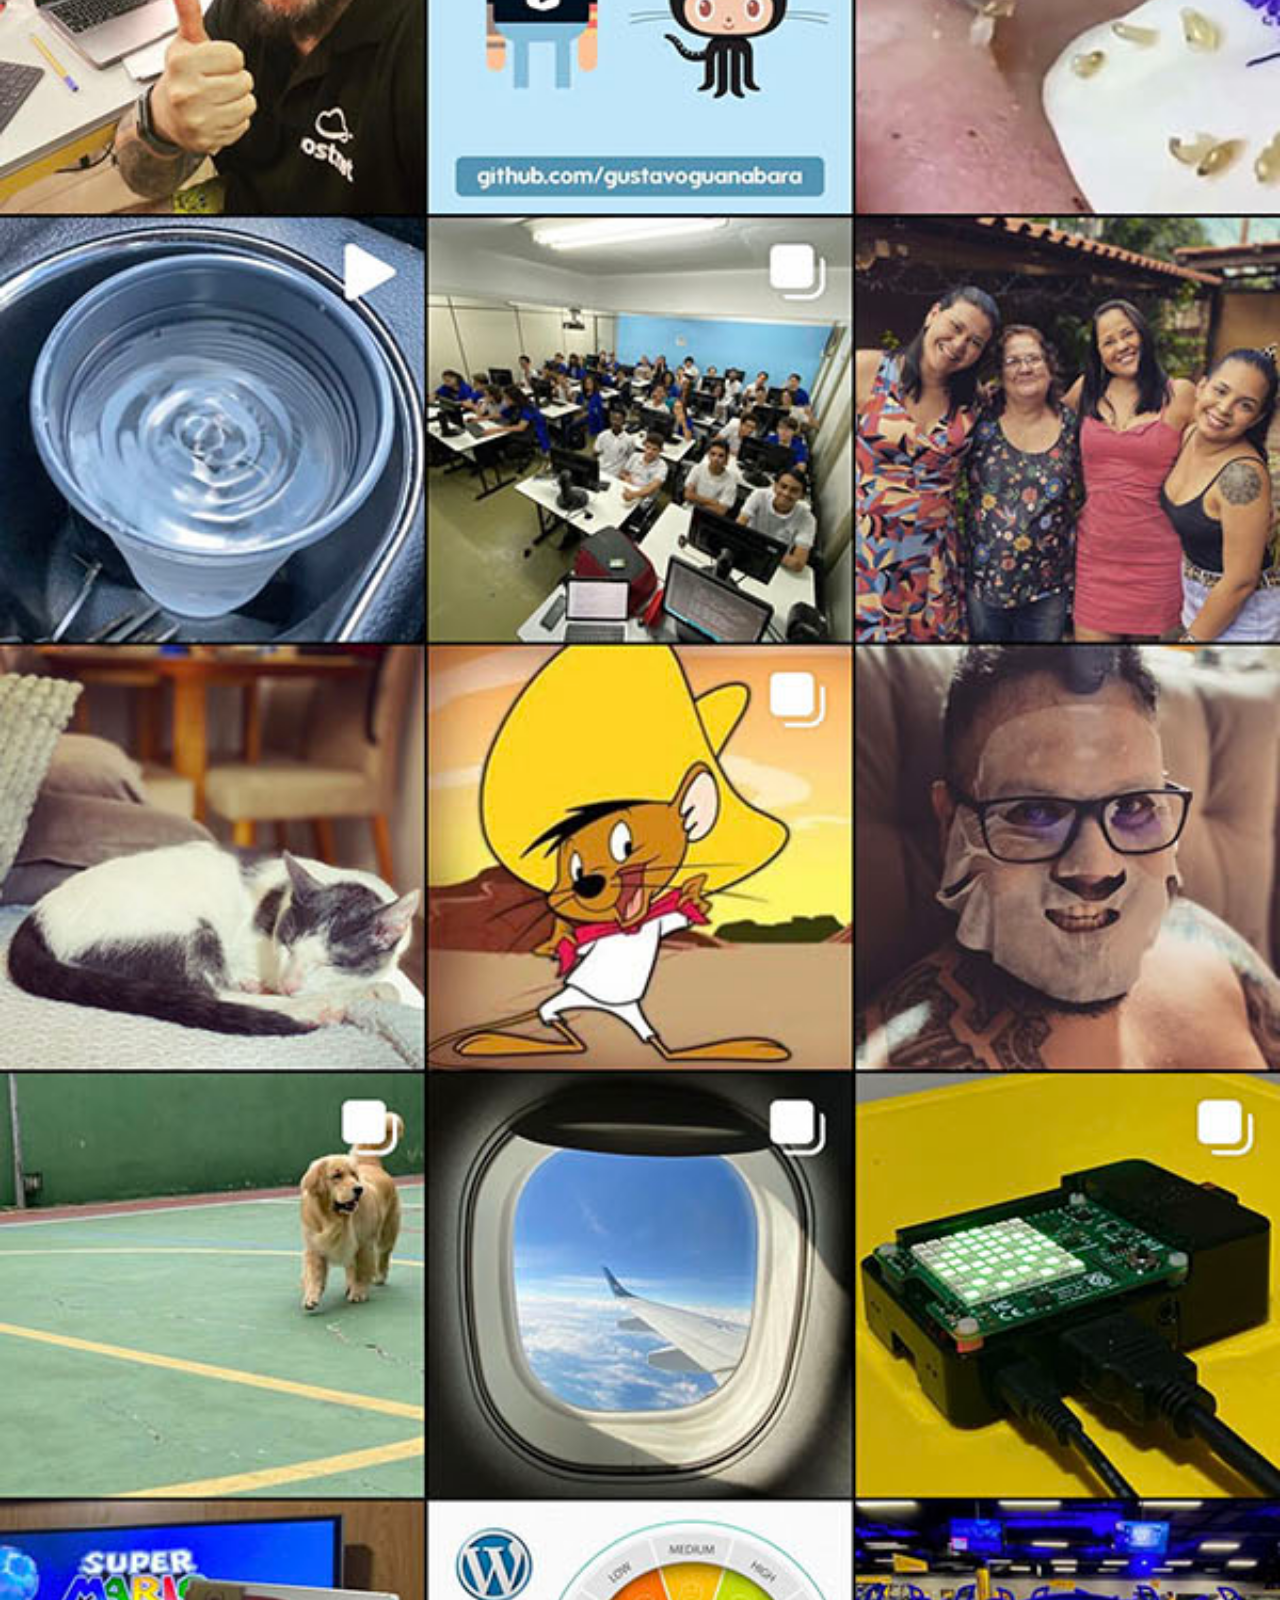
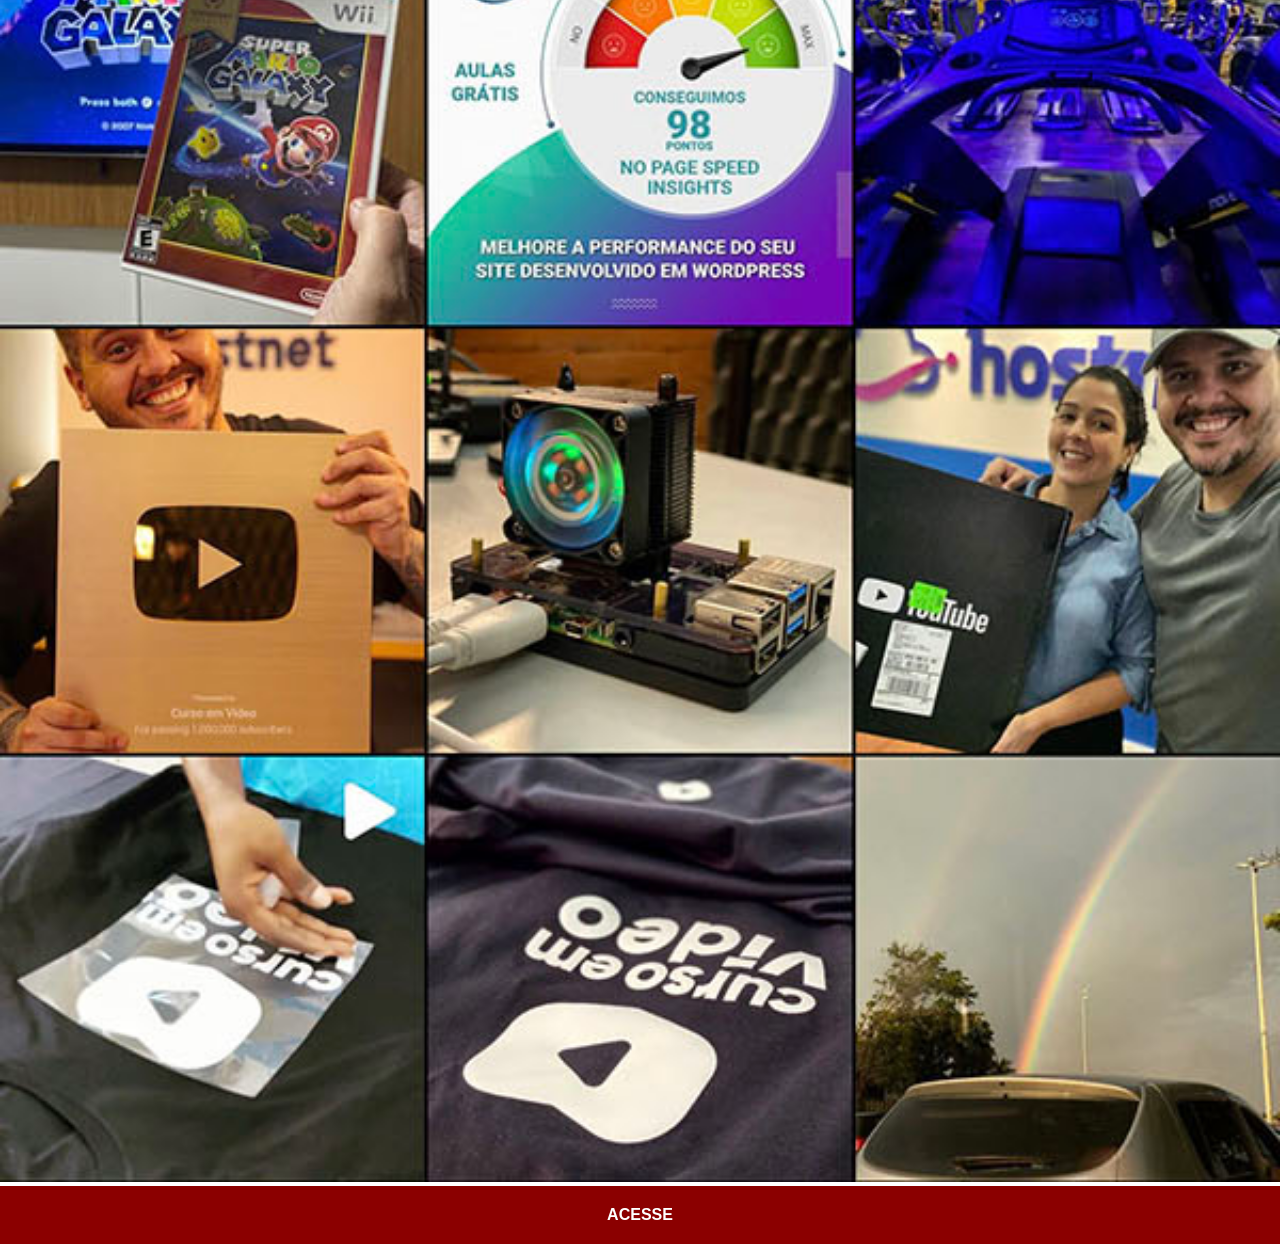
<file: instagram.html>
<!DOCTYPE html>
<html lang="ptbr">
<head>
    <meta charset="UTF-8">
    <meta name="viewport" content="width=device-width, initial-scale=1.0">
    <title>Instagram</title>
    <link rel="stylesheet" href="estilos/social.css">
</head>
<body>
    <img src="imagens/tela-instagram.jpg" alt="Instagram">
    <a href="https://www.instagram.com/gustavoguanabara" target="_blank">ACESSE</a>
</body>
</html>
</file>
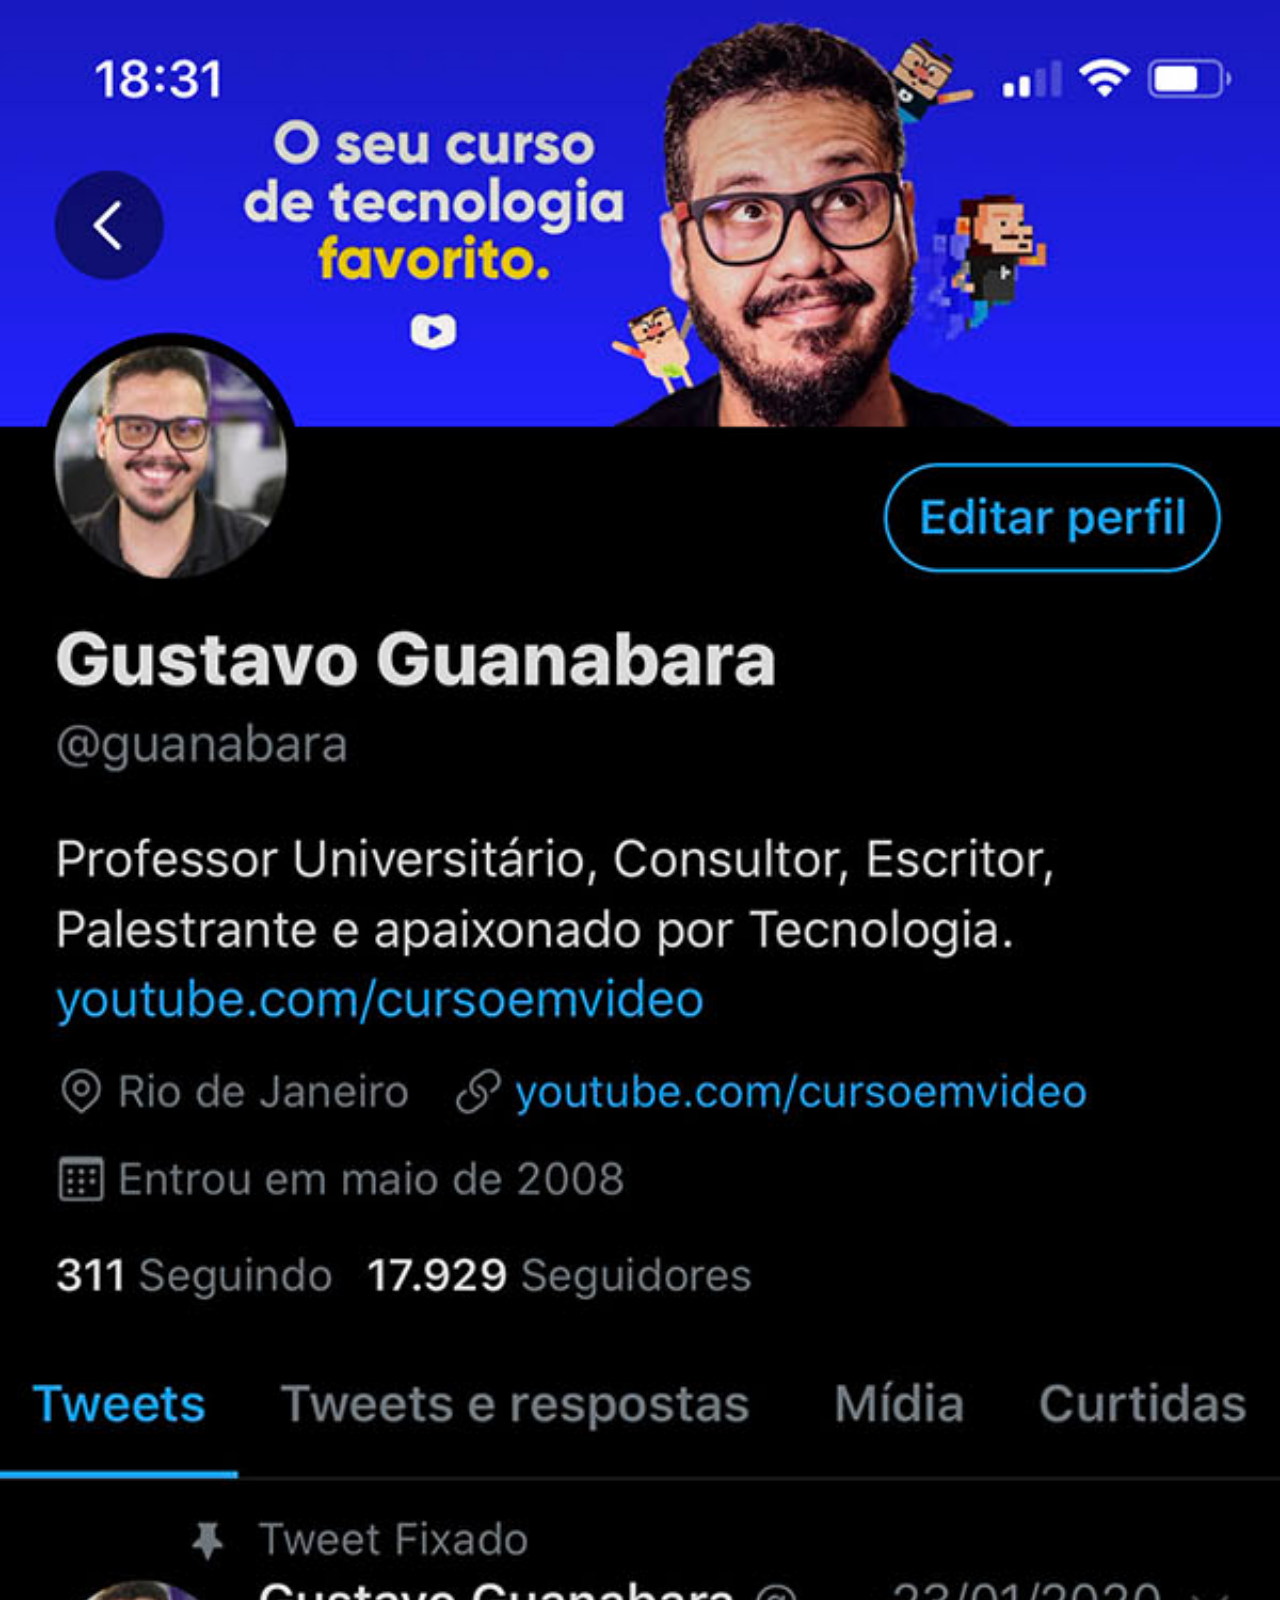
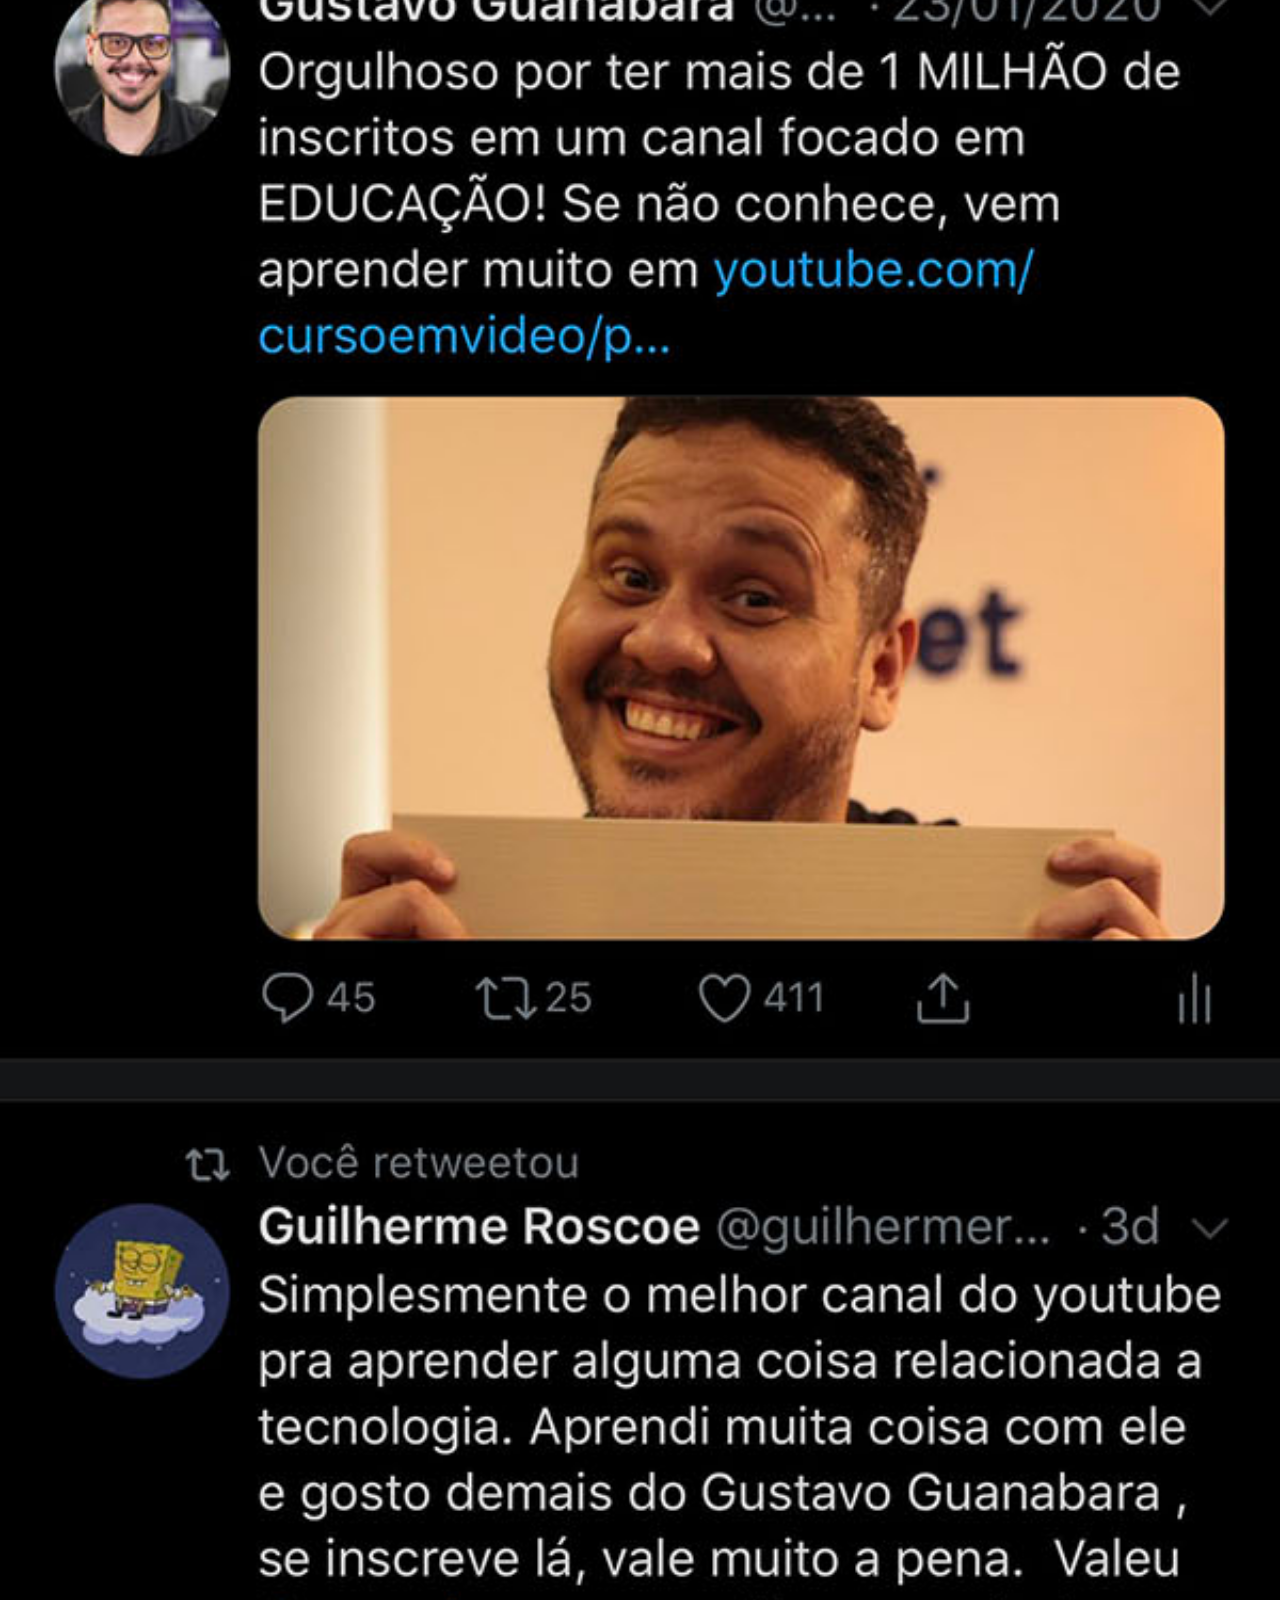
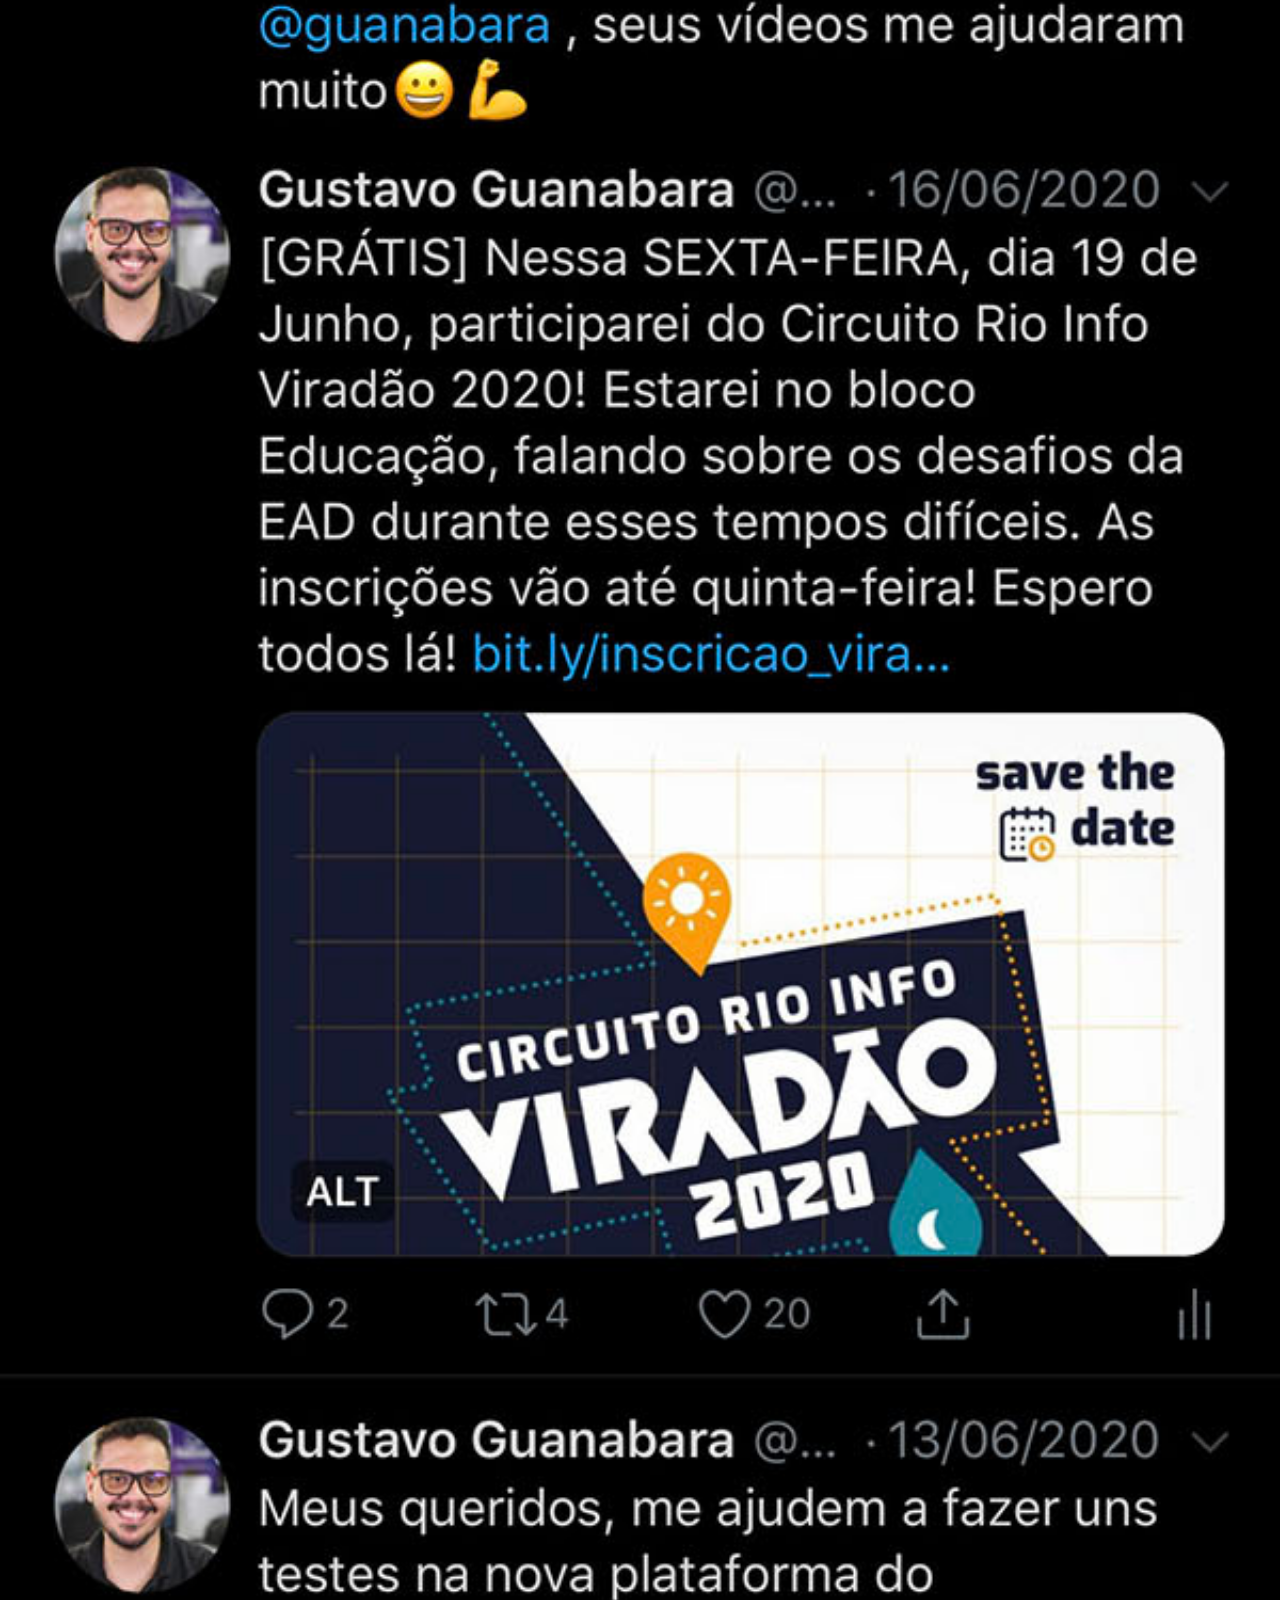
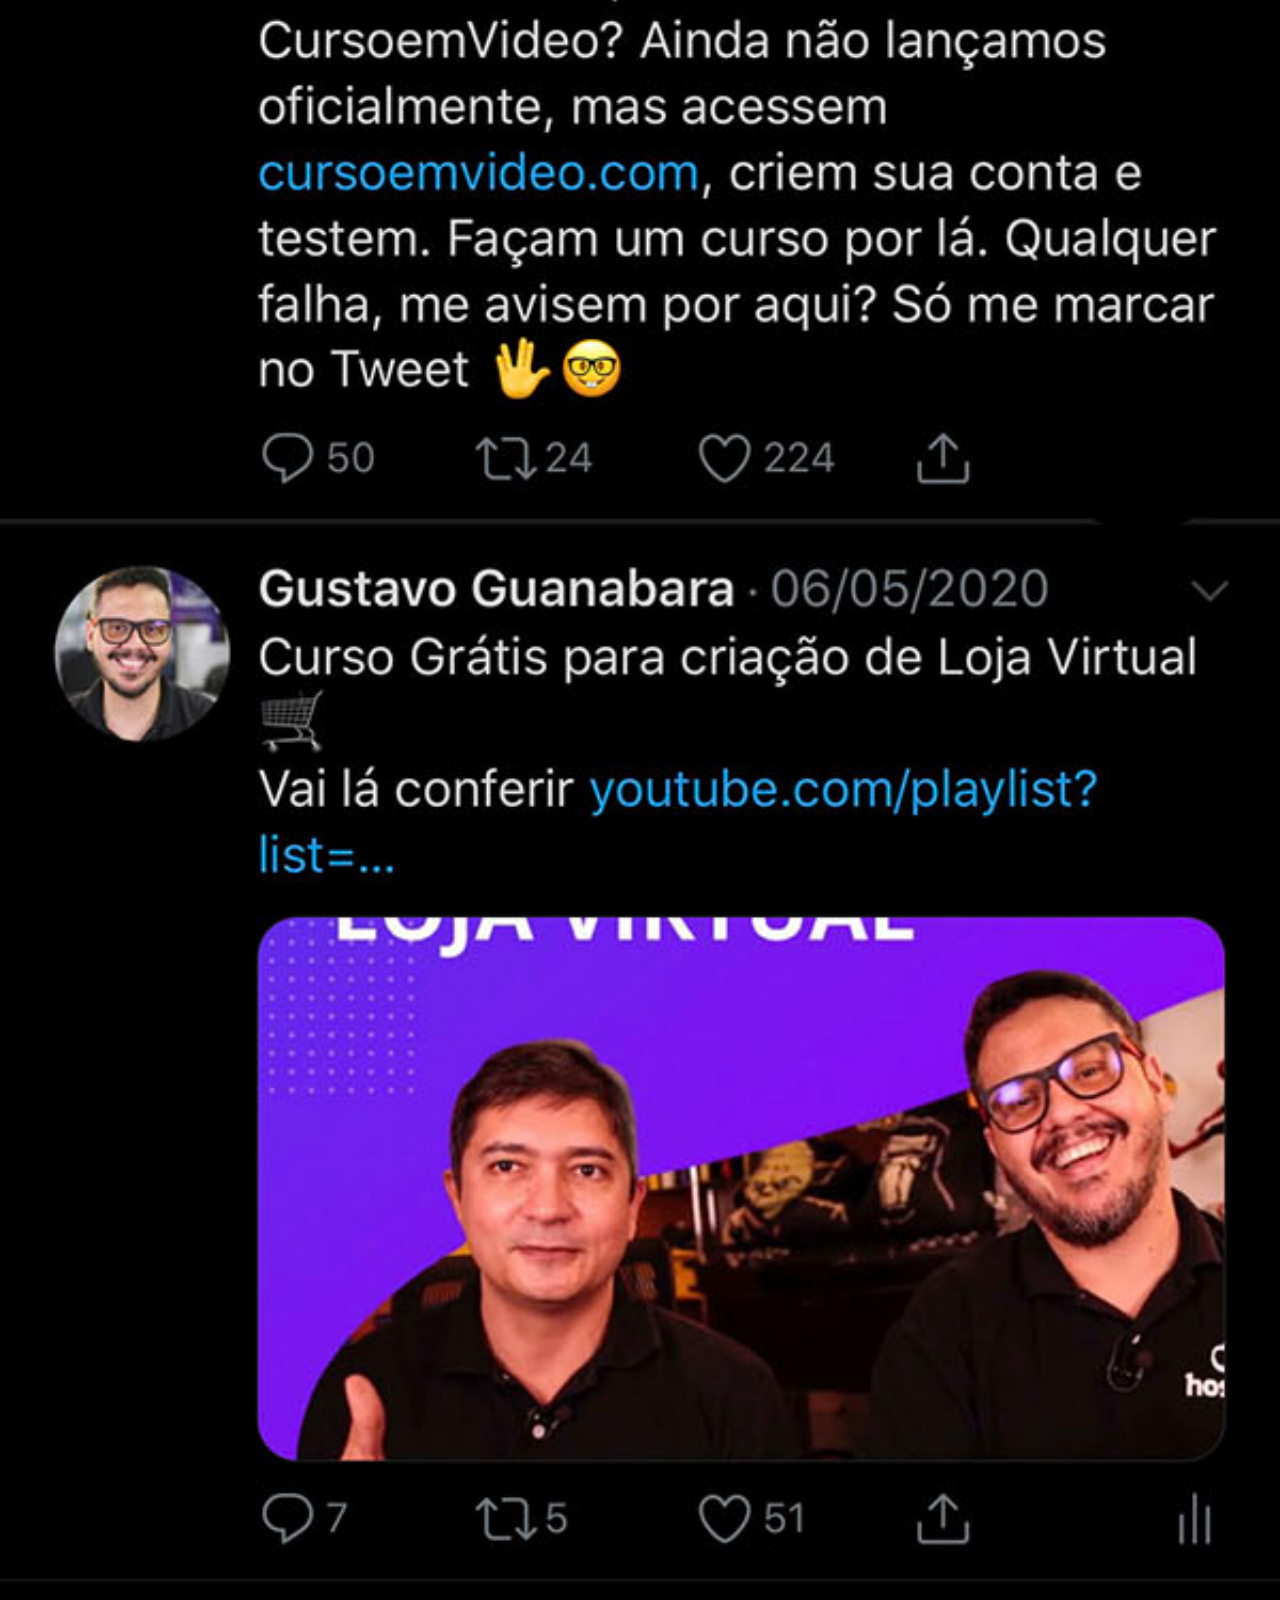
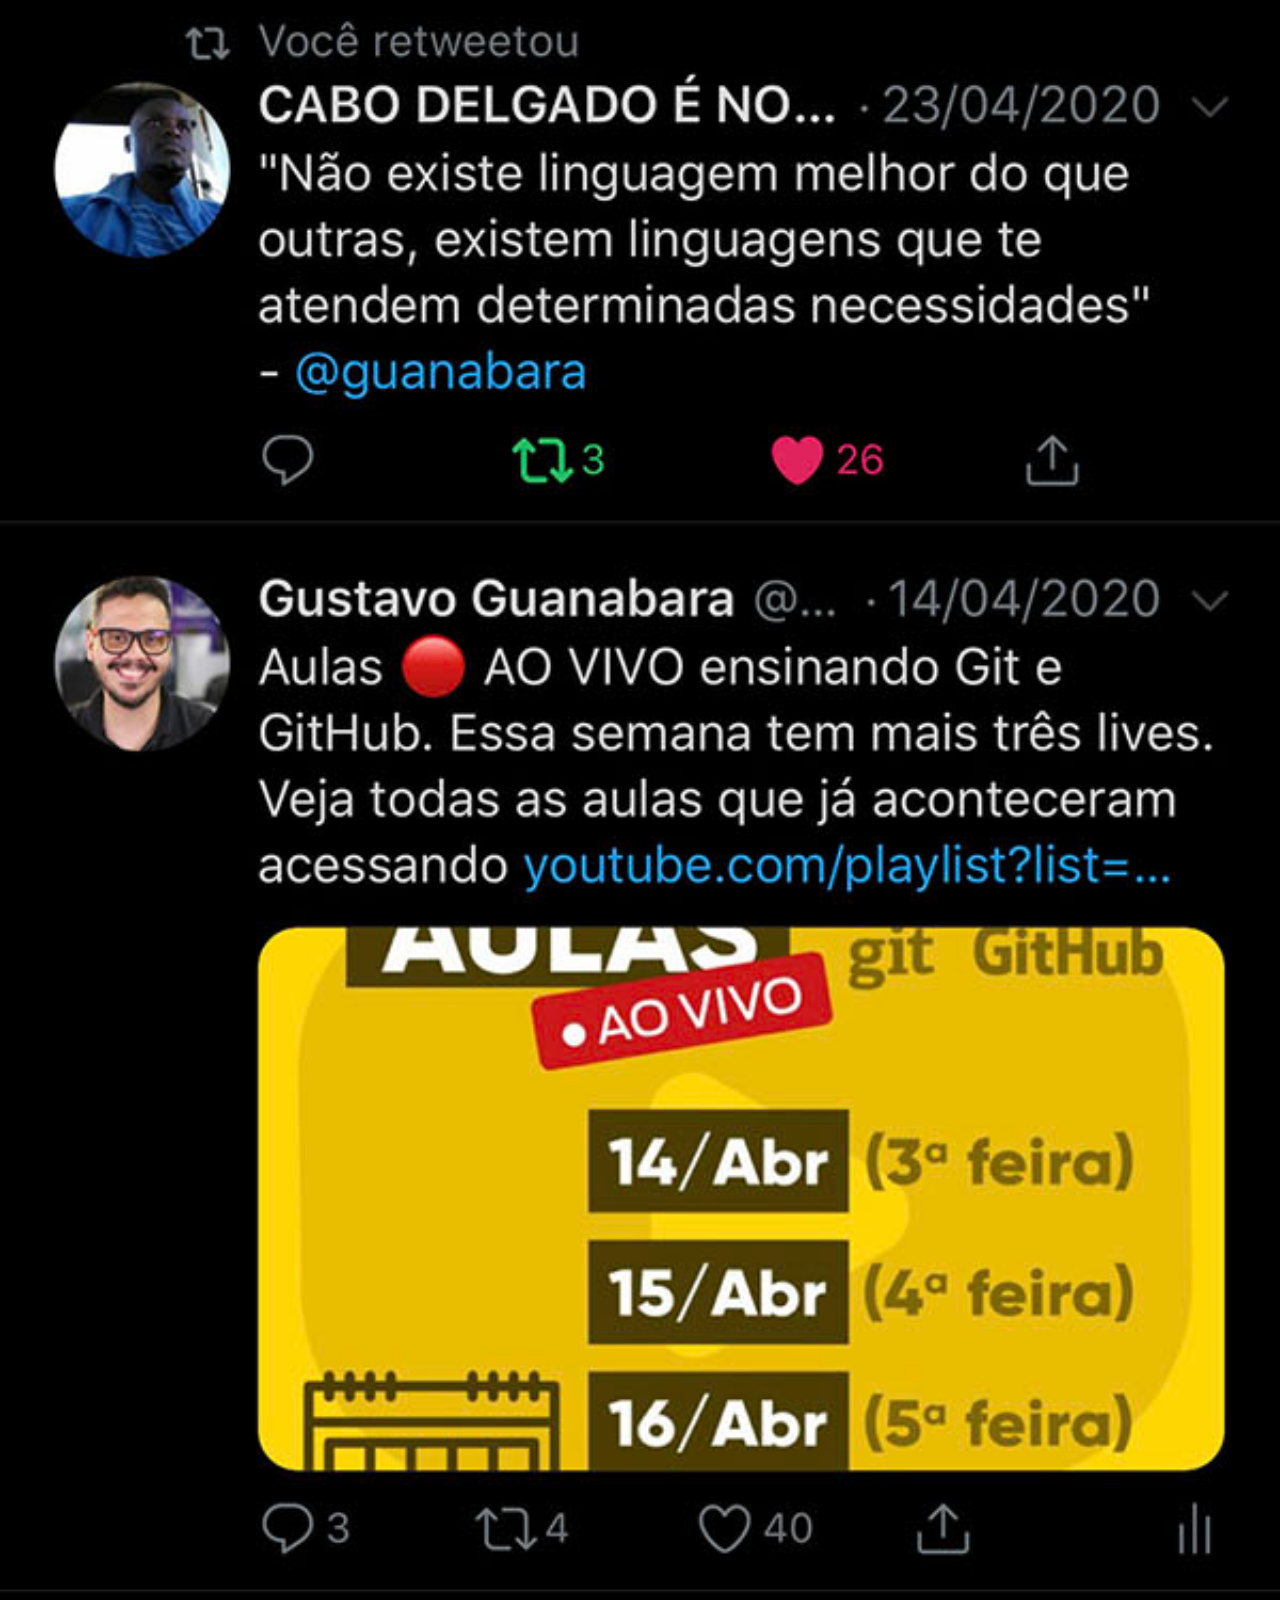
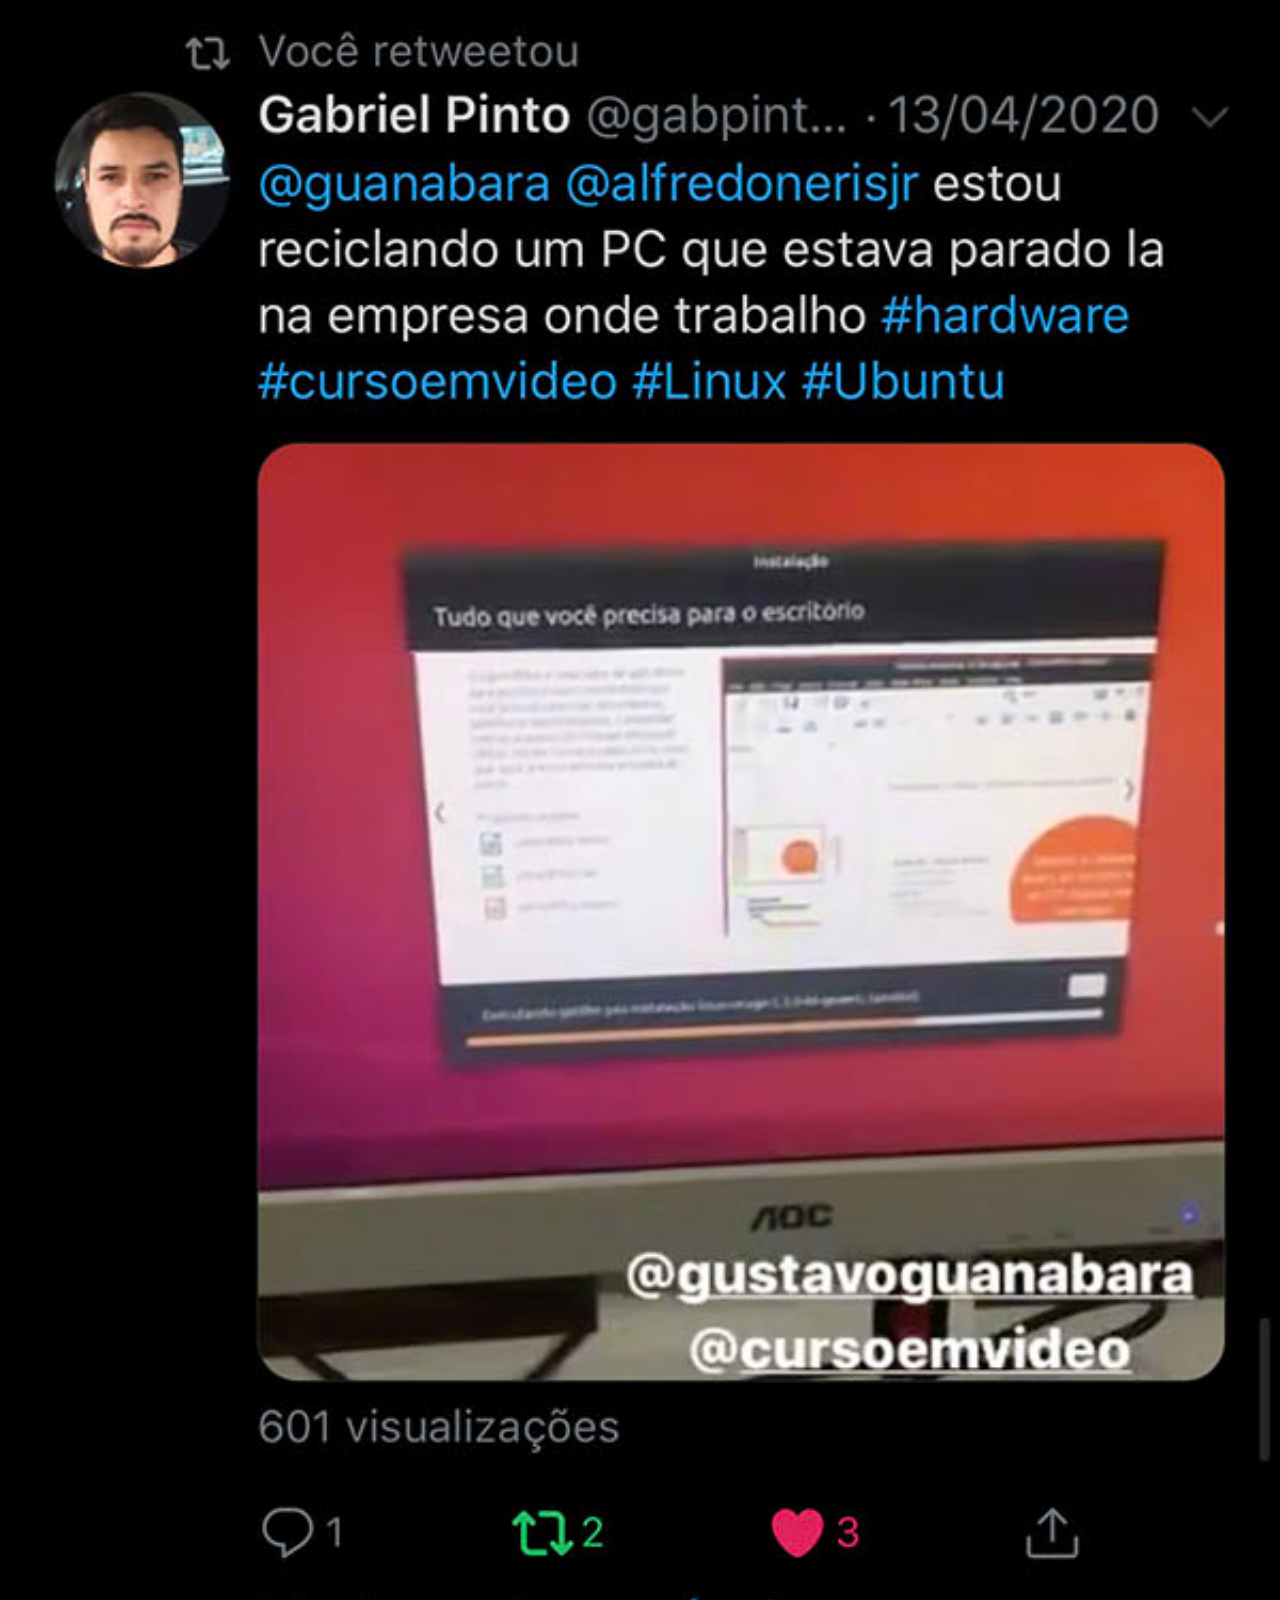
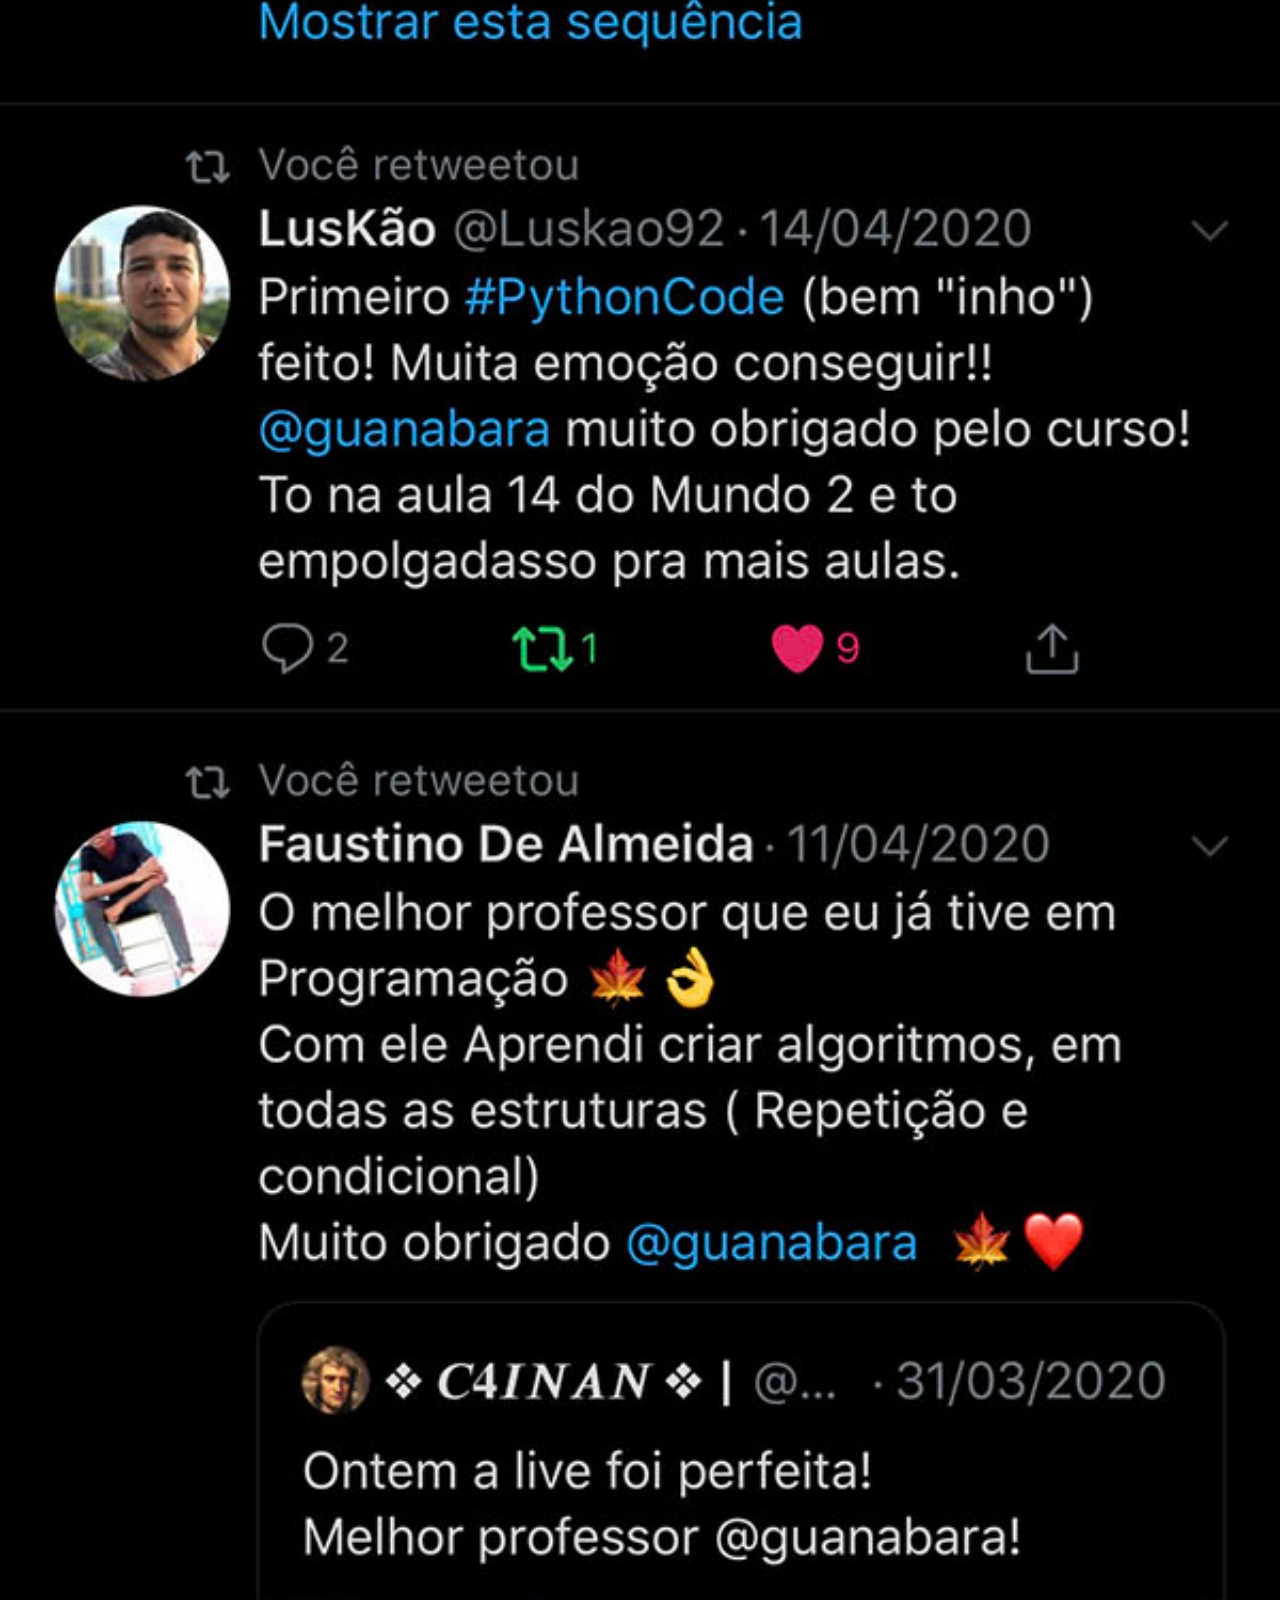
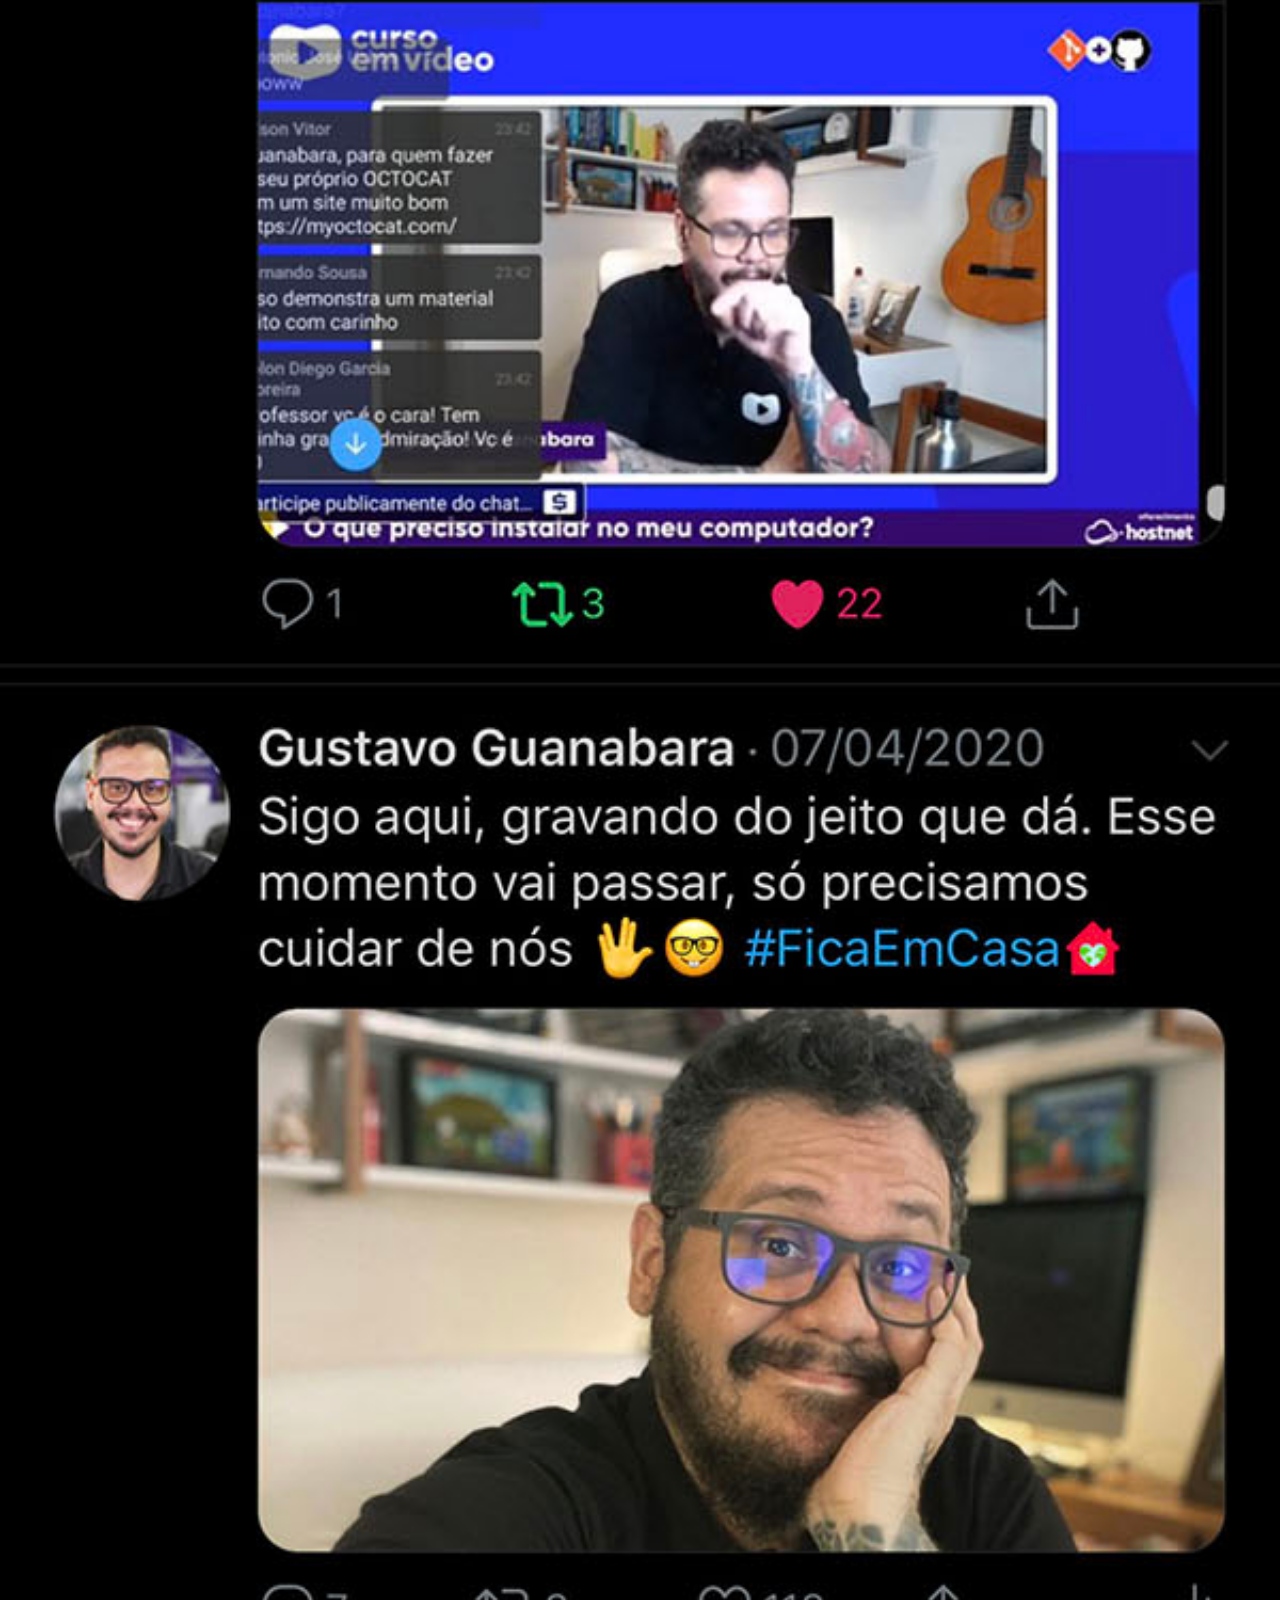
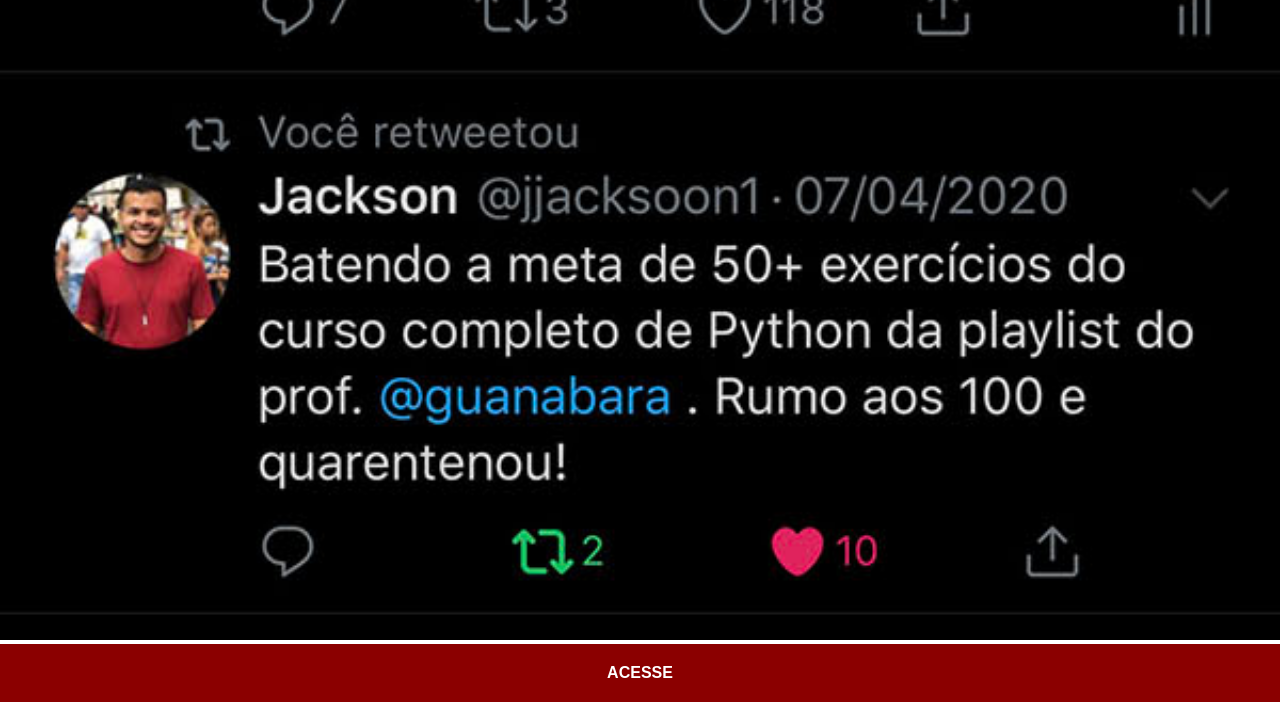
<file: twitter.html>
<!DOCTYPE html>
<html lang="pt-br">
<head>
    <meta charset="UTF-8">
    <meta name="viewport" content="width=device-width, initial-scale=1.0">
    <title>Twitter</title>
    <link rel="stylesheet" href="estilos/social.css">
</head>
<body>
    <img src="imagens/tela-twitter.jpg" alt="Twitter">
    <a href="https://x.com/guanabara" target="_blank">ACESSE</a>
</body>
</html>
</file>
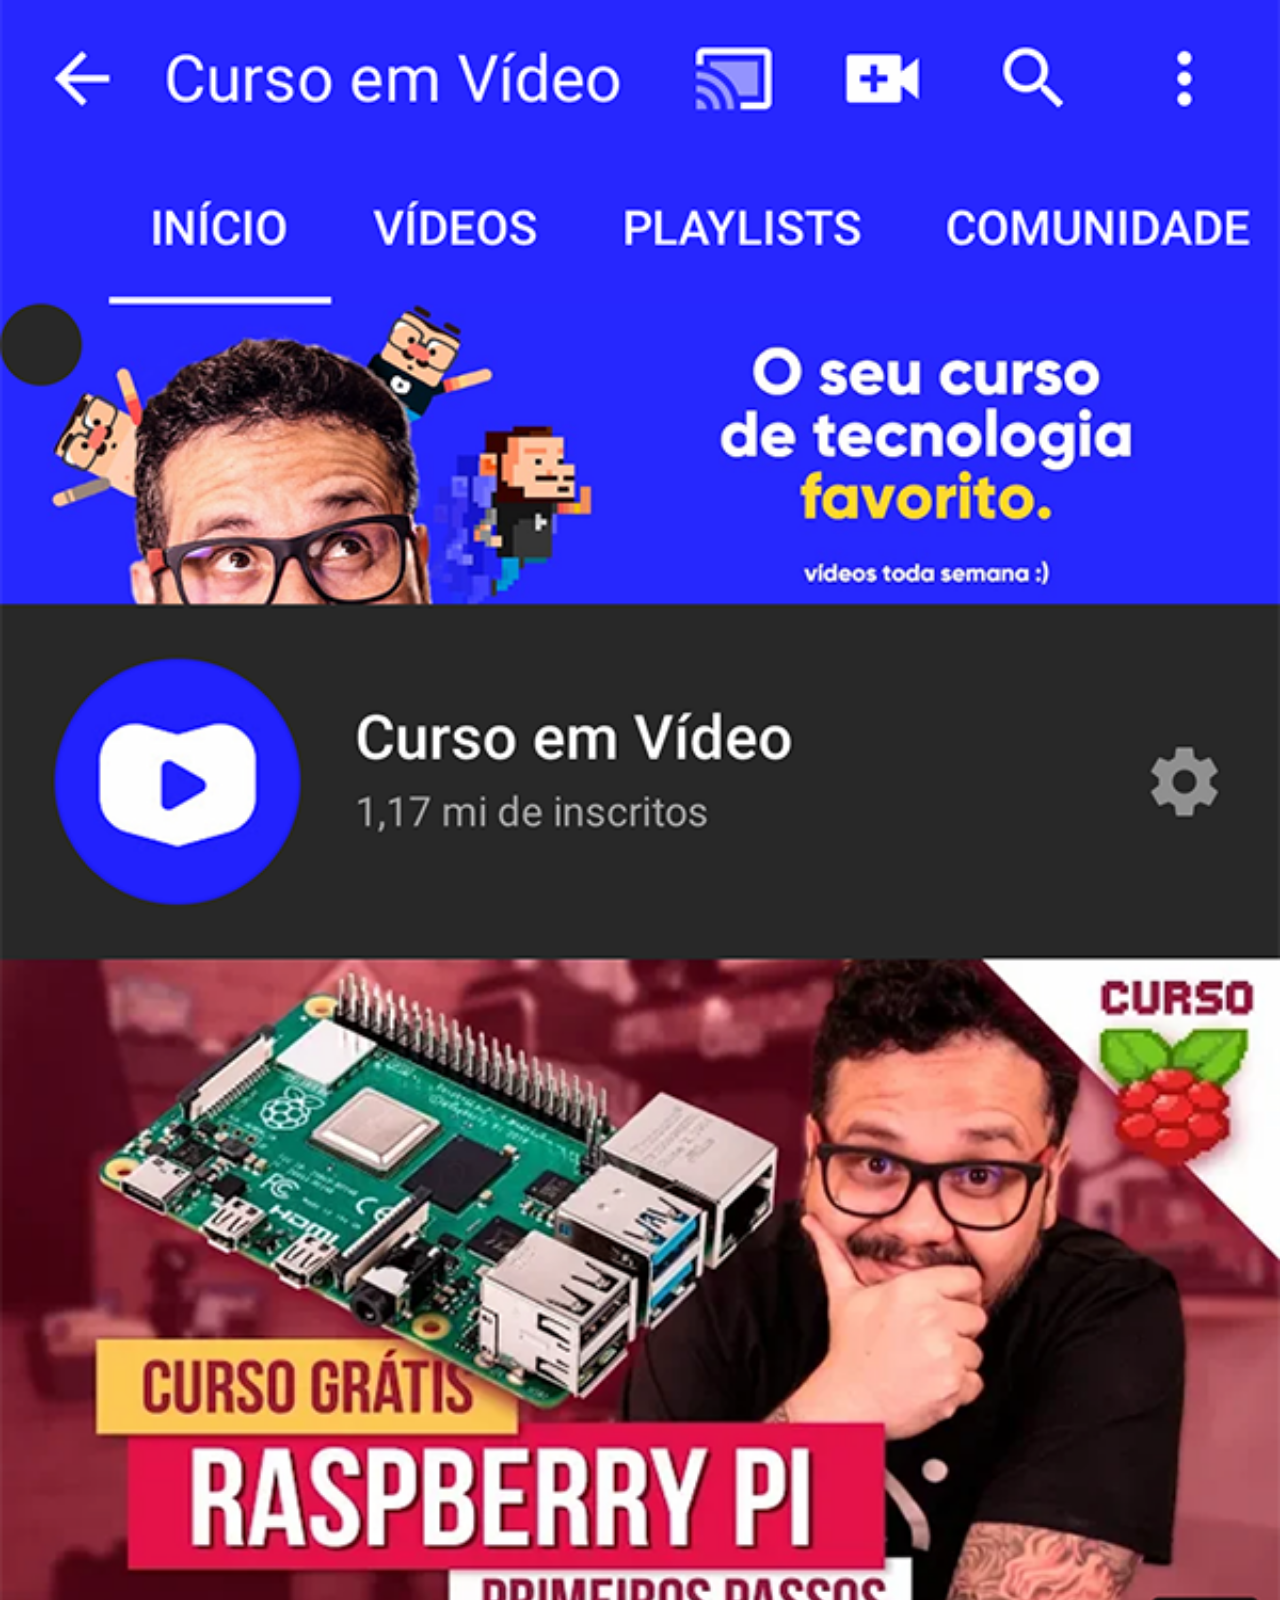
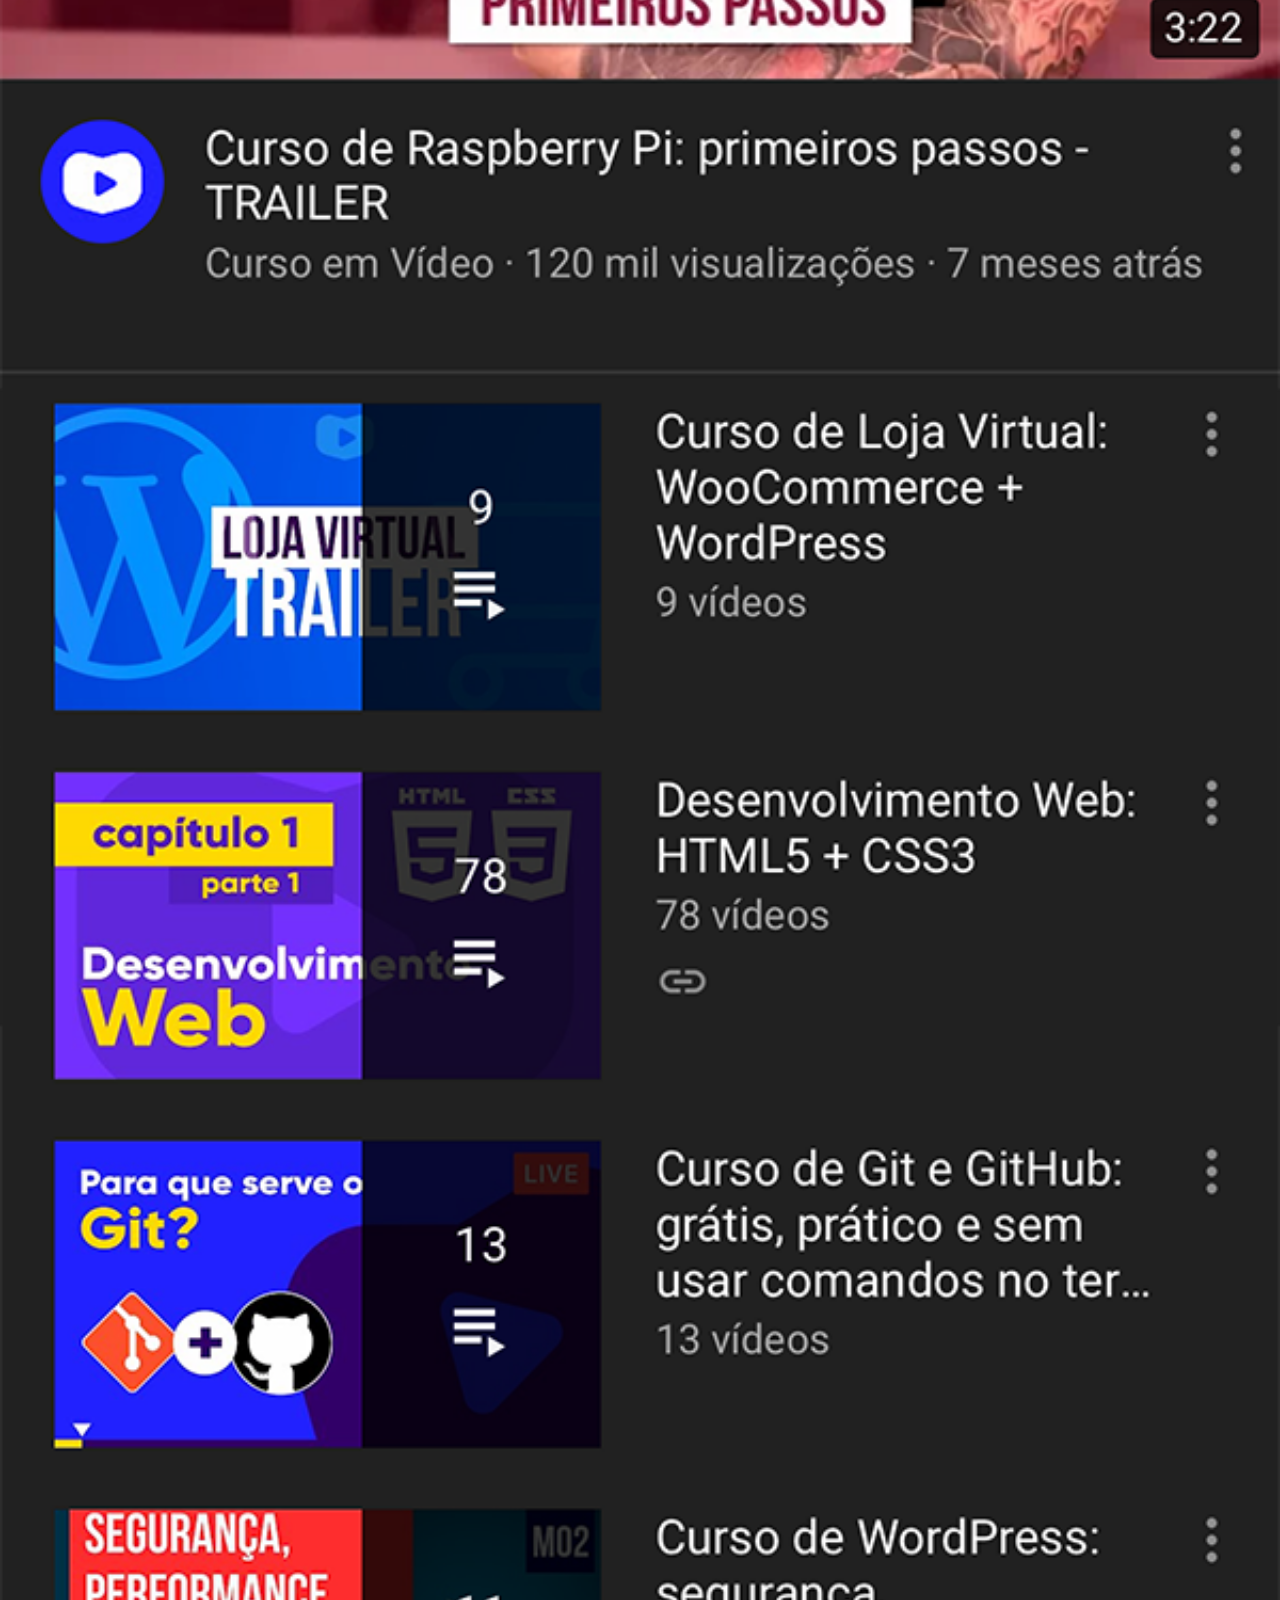
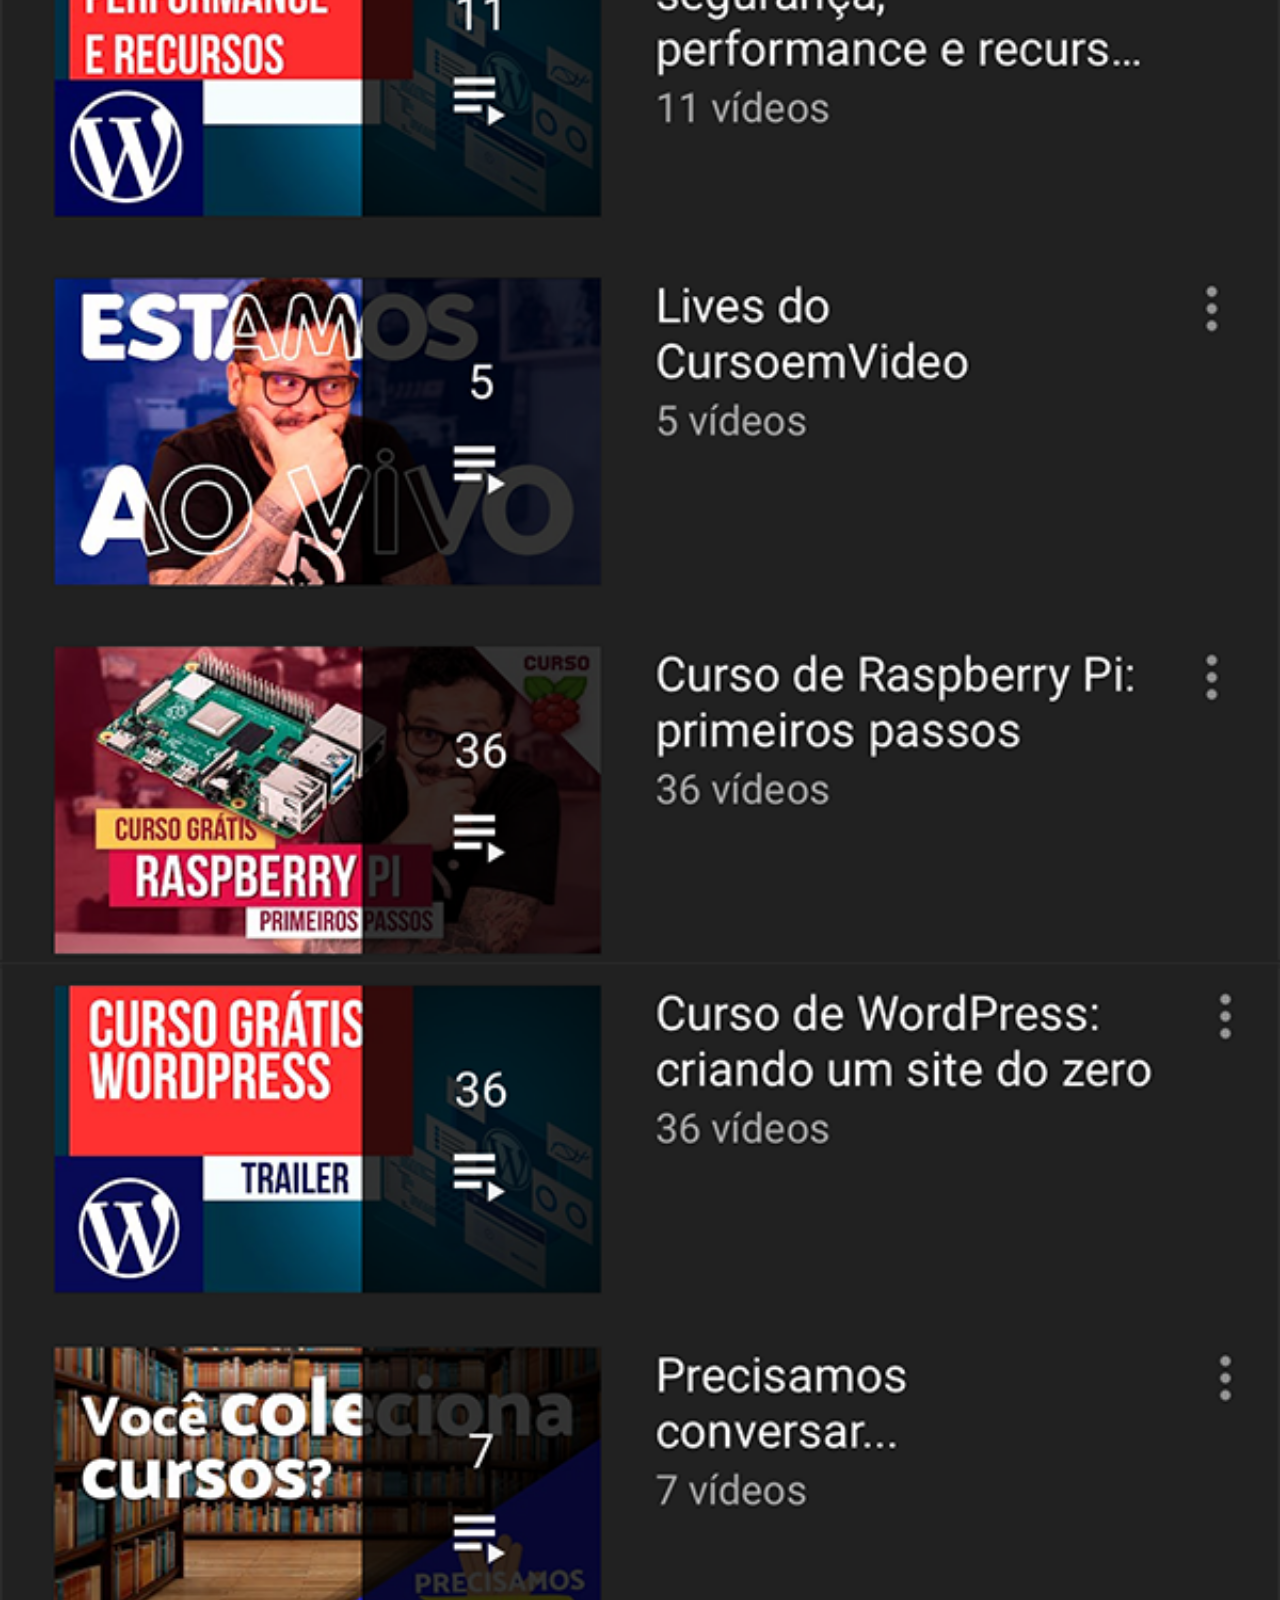
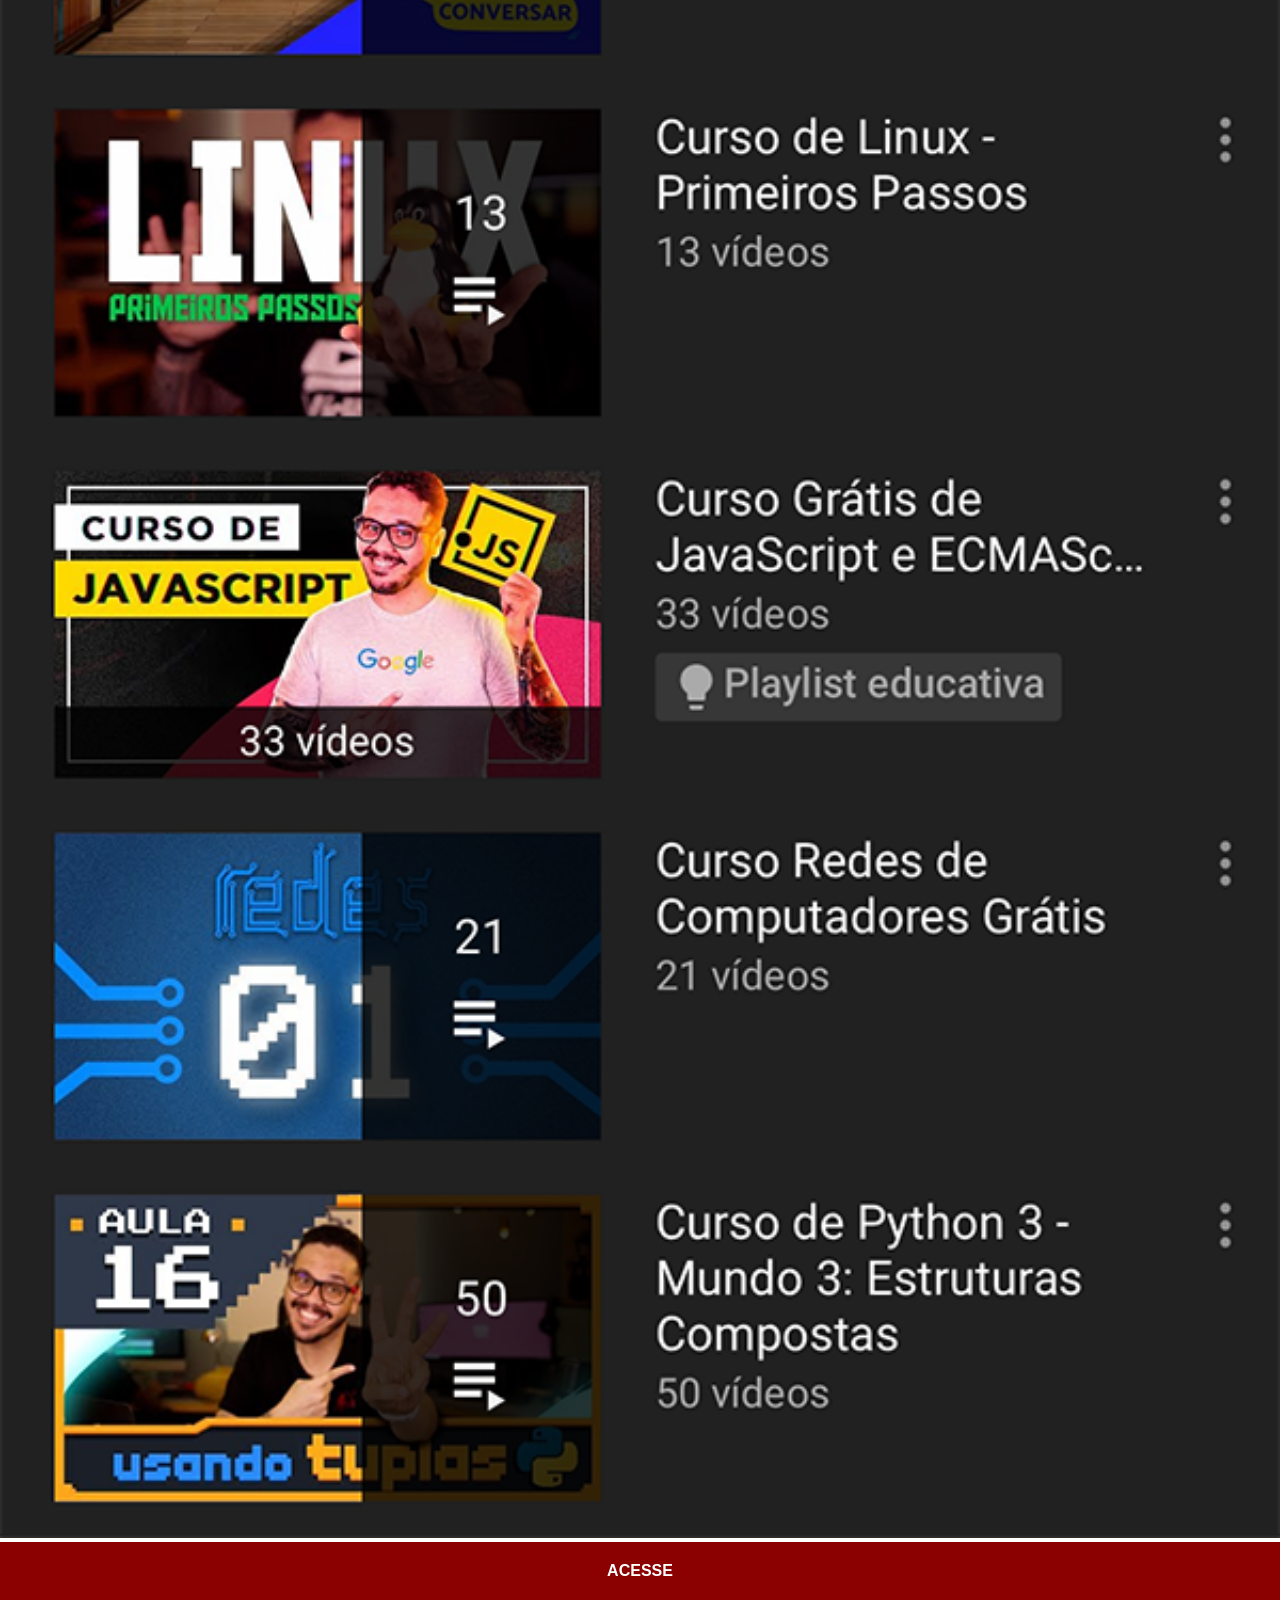
<file: youtube.html>
<!DOCTYPE html>
<html lang="pt-br">
<head>
    <meta charset="UTF-8">
    <meta name="viewport" content="width=device-width, initial-scale=1.0">
    <title>Youtube</title>
    <link rel="stylesheet" href="estilos/social.css">
</head>
<body>
    <img src="imagens/tela-youtube.png" alt="YouTube">
    <a href="https://www.youtube.com/@cursoemvideo/playlists" target="_blank">ACESSE</a>
    
</body>
</html>
</file>
<file: estilos/style.css>
@charset "UTF-8";

* {
    margin: 0px;
    padding: 0px;
    font-family: Arial, Helvetica, sans-serif;
}

html, body {
    height: 100vh;
    width: 100vw;
    background-color: black;
}

body{
    background: url(../imagens/fundo-madeira.jpg) no-repeat top center;
    background-size: cover;
    background-attachment: fixed;
}

main{
    position: relative;
    height: 100vh;
    
}

section#telefone {
    position: absolute;
    top: 50%;
    left: 50%;
    transform: translate(-50%, -50%);
    height: 627px;
    width: 311px;
    background: url(../imagens/frame-iphone.png) no-repeat;

}

iframe#tela {
    position: relative;
    top: 80px;
    left: 22px;
    width: 267px;
    height: 471px;

}

section#redessociais {
    text-align: right;
}

section#redessociais img {
    width: 50px;
    margin: 10px;
    border-radius: 50%;
    box-shadow: 2px 2px 5px black;
    box-sizing: border-box;
}

section#redessociais img:hover{
    border: 2px solid white;
    transform: translate(-3px, -3px);
    box-shadow: 5px 5px 10px black;
    transition: transform .3s, border 1s;
}
</file>
<file: estilos/social.css>
@charset "UTF-8";
        * {
            margin: 0px;
            padding: 0px;
            font-family: Arial, Helvetica, sans-serif;
        }

        ::-webkit-scrollbar {
            width: 0px;
            height: 0px;
        }

        img {
            width: 100vw;
        }

        a {
            display: block;
            background-color: darkred;
            color: white;
            padding: 20px;
            text-align: center;
            font-weight: bolder;
            text-decoration: none;
        }

        a:hover {
            background-color: red;
        }
</file>
